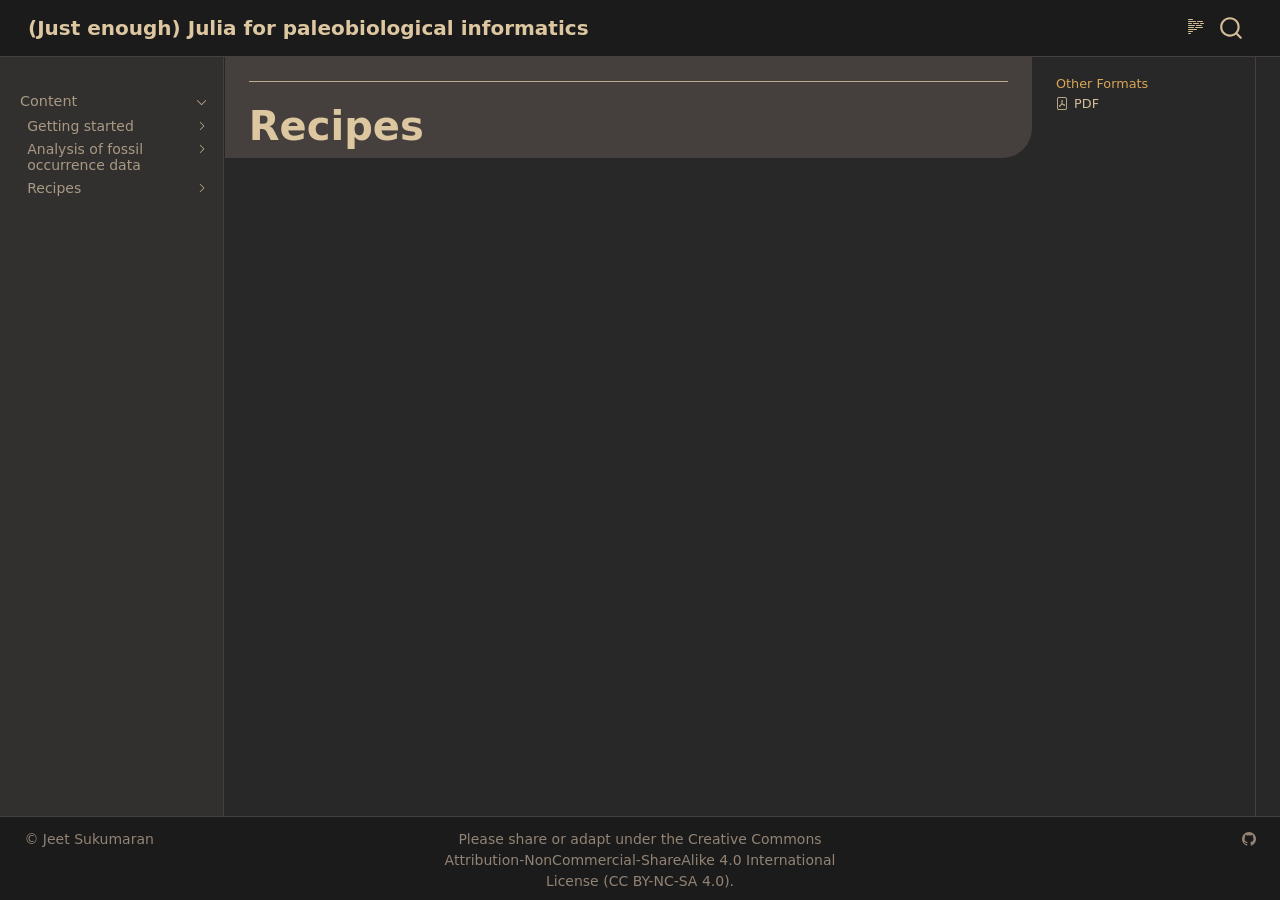
<file: content/04_recipes/index.html>
<!DOCTYPE html>
<html xmlns="http://www.w3.org/1999/xhtml" lang="en" xml:lang="en"><head>

<meta charset="utf-8">
<meta name="generator" content="quarto-1.8.26">

<meta name="viewport" content="width=device-width, initial-scale=1.0, user-scalable=yes">

<meta name="author" content="">

<title>Recipes – (Just enough) Julia for paleobiological informatics</title>
<style>
code{white-space: pre-wrap;}
span.smallcaps{font-variant: small-caps;}
div.columns{display: flex; gap: min(4vw, 1.5em);}
div.column{flex: auto; overflow-x: auto;}
div.hanging-indent{margin-left: 1.5em; text-indent: -1.5em;}
ul.task-list{list-style: none;}
ul.task-list li input[type="checkbox"] {
  width: 0.8em;
  margin: 0 0.8em 0.2em -1em; /* quarto-specific, see https://github.com/quarto-dev/quarto-cli/issues/4556 */ 
  vertical-align: middle;
}
</style>


<script src="../../site_libs/quarto-nav/quarto-nav.js"></script>
<script src="../../site_libs/quarto-nav/headroom.min.js"></script>
<script src="../../site_libs/clipboard/clipboard.min.js"></script>
<script src="../../site_libs/quarto-search/autocomplete.umd.js"></script>
<script src="../../site_libs/quarto-search/fuse.min.js"></script>
<script src="../../site_libs/quarto-search/quarto-search.js"></script>
<meta name="quarto:offset" content="../../">
<script src="../../site_libs/quarto-html/quarto.js" type="module"></script>
<script src="../../site_libs/quarto-html/tabsets/tabsets.js" type="module"></script>
<script src="../../site_libs/quarto-html/axe/axe-check.js" type="module"></script>
<script src="../../site_libs/quarto-html/popper.min.js"></script>
<script src="../../site_libs/quarto-html/tippy.umd.min.js"></script>
<script src="../../site_libs/quarto-html/anchor.min.js"></script>
<link href="../../site_libs/quarto-html/tippy.css" rel="stylesheet">
<link href="../../site_libs/quarto-html/quarto-syntax-highlighting-dark-73aefa681a184d07c95eaabdd48b83f8.css" rel="stylesheet" id="quarto-text-highlighting-styles">
<script src="../../site_libs/bootstrap/bootstrap.min.js"></script>
<link href="../../site_libs/bootstrap/bootstrap-icons.css" rel="stylesheet">
<link href="../../site_libs/bootstrap/bootstrap-26af8a396895709f2974f33c897d4de8.min.css" rel="stylesheet" append-hash="true" id="quarto-bootstrap" data-mode="dark">
<link href="../../site_libs/quarto-contrib/foldbox/foldbox.css" rel="stylesheet">
<script id="quarto-search-options" type="application/json">{
  "location": "navbar",
  "copy-button": false,
  "collapse-after": 3,
  "panel-placement": "end",
  "type": "overlay",
  "limit": 50,
  "keyboard-shortcut": [
    "f",
    "/",
    "s"
  ],
  "show-item-context": false,
  "language": {
    "search-no-results-text": "No results",
    "search-matching-documents-text": "matching documents",
    "search-copy-link-title": "Copy link to search",
    "search-hide-matches-text": "Hide additional matches",
    "search-more-match-text": "more match in this document",
    "search-more-matches-text": "more matches in this document",
    "search-clear-button-title": "Clear",
    "search-text-placeholder": "",
    "search-detached-cancel-button-title": "Cancel",
    "search-submit-button-title": "Submit",
    "search-label": "Search"
  }
}</script>
<style>
.key-concepts {
  --color1: #7c6f64;
  --color2: #000000;
}
</style>


</head>

<body class="nav-sidebar docked nav-fixed quarto-light">

<div id="quarto-search-results"></div>
  <header id="quarto-header" class="headroom fixed-top">
    <nav class="navbar navbar-expand-lg " data-bs-theme="dark">
      <div class="navbar-container container-fluid">
      <div class="navbar-brand-container mx-auto">
    <a class="navbar-brand" href="../../index.html">
    <span class="navbar-title">(Just enough) Julia for paleobiological informatics</span>
    </a>
  </div>
        <div class="quarto-navbar-tools tools-end">
  <a href="" class="quarto-reader-toggle quarto-navigation-tool px-1" onclick="window.quartoToggleReader(); return false;" title="Toggle reader mode">
  <div class="quarto-reader-toggle-btn">
  <i class="bi"></i>
  </div>
</a>
</div>
          <div id="quarto-search" class="" title="Search"></div>
      </div> <!-- /container-fluid -->
    </nav>
  <nav class="quarto-secondary-nav">
    <div class="container-fluid d-flex">
      <button type="button" class="quarto-btn-toggle btn" data-bs-toggle="collapse" role="button" data-bs-target=".quarto-sidebar-collapse-item" aria-controls="quarto-sidebar" aria-expanded="false" aria-label="Toggle sidebar navigation" onclick="if (window.quartoToggleHeadroom) { window.quartoToggleHeadroom(); }">
        <i class="bi bi-layout-text-sidebar-reverse"></i>
      </button>
        <nav class="quarto-page-breadcrumbs" aria-label="breadcrumb"><ol class="breadcrumb"><li class="breadcrumb-item">Recipes</li></ol></nav>
        <a class="flex-grow-1" role="navigation" data-bs-toggle="collapse" data-bs-target=".quarto-sidebar-collapse-item" aria-controls="quarto-sidebar" aria-expanded="false" aria-label="Toggle sidebar navigation" onclick="if (window.quartoToggleHeadroom) { window.quartoToggleHeadroom(); }">      
        </a>
    </div>
  </nav>
</header>
<!-- content -->
<div id="quarto-content" class="quarto-container page-columns page-rows-contents page-layout-full page-navbar">
<!-- sidebar -->
  <nav id="quarto-sidebar" class="sidebar collapse collapse-horizontal quarto-sidebar-collapse-item sidebar-navigation docked overflow-auto">
    <div class="sidebar-menu-container"> 
    <ul class="list-unstyled mt-1">
        <li class="sidebar-item sidebar-item-section">
      <div class="sidebar-item-container"> 
            <a class="sidebar-item-text sidebar-link text-start" data-bs-toggle="collapse" data-bs-target="#quarto-sidebar-section-1" role="navigation" aria-expanded="true">
 <span class="menu-text">Content</span></a>
          <a class="sidebar-item-toggle text-start" data-bs-toggle="collapse" data-bs-target="#quarto-sidebar-section-1" role="navigation" aria-expanded="true" aria-label="Toggle section">
            <i class="bi bi-chevron-right ms-2"></i>
          </a> 
      </div>
      <ul id="quarto-sidebar-section-1" class="collapse list-unstyled sidebar-section depth1 show">  
          <li class="sidebar-item sidebar-item-section">
      <div class="sidebar-item-container"> 
            <a href="../../content/01_getting-started/index.html" class="sidebar-item-text sidebar-link">
 <span class="menu-text">Getting started</span></a>
          <a class="sidebar-item-toggle text-start collapsed" data-bs-toggle="collapse" data-bs-target="#quarto-sidebar-section-2" role="navigation" aria-expanded="false" aria-label="Toggle section">
            <i class="bi bi-chevron-right ms-2"></i>
          </a> 
      </div>
      <ul id="quarto-sidebar-section-2" class="collapse list-unstyled sidebar-section depth2 ">  
          <li class="sidebar-item">
  <div class="sidebar-item-container"> 
  <a href="../../content/01_getting-started/01_introduction/index.html" class="sidebar-item-text sidebar-link">
 <span class="menu-text">Introduction and overview</span></a>
  </div>
</li>
          <li class="sidebar-item">
  <div class="sidebar-item-container"> 
  <a href="../../content/01_getting-started/02_setup-and-installation/index.html" class="sidebar-item-text sidebar-link">
 <span class="menu-text">Basic setup and installation</span></a>
  </div>
</li>
      </ul>
  </li>
          <li class="sidebar-item sidebar-item-section">
      <div class="sidebar-item-container"> 
            <a href="../../content/02_working-with-fossil-occurrence-data/index.html" class="sidebar-item-text sidebar-link">
 <span class="menu-text">Analysis of fossil occurrence data</span></a>
          <a class="sidebar-item-toggle text-start collapsed" data-bs-toggle="collapse" data-bs-target="#quarto-sidebar-section-3" role="navigation" aria-expanded="false" aria-label="Toggle section">
            <i class="bi bi-chevron-right ms-2"></i>
          </a> 
      </div>
      <ul id="quarto-sidebar-section-3" class="collapse list-unstyled sidebar-section depth2 ">  
          <li class="sidebar-item">
  <div class="sidebar-item-container"> 
  <a href="../../content/02_working-with-fossil-occurrence-data/02_range-through-time-diversity/index.html" class="sidebar-item-text sidebar-link">
 <span class="menu-text">Range through time diversity analysis</span></a>
  </div>
</li>
          <li class="sidebar-item">
  <div class="sidebar-item-container"> 
  <a href="../../content/02_working-with-fossil-occurrence-data/03_tracking-biotic-turnovers/index.html" class="sidebar-item-text sidebar-link">
 <span class="menu-text">TBA</span></a>
  </div>
</li>
      </ul>
  </li>
          <li class="sidebar-item sidebar-item-section">
      <div class="sidebar-item-container"> 
            <a class="sidebar-item-text sidebar-link text-start collapsed" data-bs-toggle="collapse" data-bs-target="#quarto-sidebar-section-4" role="navigation" aria-expanded="false">
 <span class="menu-text">Recipes</span></a>
          <a class="sidebar-item-toggle text-start collapsed" data-bs-toggle="collapse" data-bs-target="#quarto-sidebar-section-4" role="navigation" aria-expanded="false" aria-label="Toggle section">
            <i class="bi bi-chevron-right ms-2"></i>
          </a> 
      </div>
      <ul id="quarto-sidebar-section-4" class="collapse list-unstyled sidebar-section depth2 ">  
          <li class="sidebar-item">
  <div class="sidebar-item-container"> 
  <a href="../../content/04_recipes/dataframes/index.html" class="sidebar-item-text sidebar-link">
 <span class="menu-text">Data frame kitchen</span></a>
  </div>
</li>
      </ul>
  </li>
      </ul>
  </li>
    </ul>
    </div>
</nav>
<div id="quarto-sidebar-glass" class="quarto-sidebar-collapse-item" data-bs-toggle="collapse" data-bs-target=".quarto-sidebar-collapse-item"></div>
<!-- margin-sidebar -->
    <div id="quarto-margin-sidebar" class="sidebar margin-sidebar">
        
    <div class="quarto-alternate-formats"><h2>Other Formats</h2><ul><li><a href="index.pdf"><i class="bi bi-file-pdf"></i>PDF</a></li></ul></div></div>
<!-- main -->
<main class="content column-body" id="quarto-document-content">

<header id="title-block-header" class="quarto-title-block default">
<div class="quarto-title">
<h1 class="title">Recipes</h1>
</div>



<div class="quarto-title-meta column-body">

    
  
    
  </div>
  


</header>





<a onclick="window.scrollTo(0, 0); return false;" role="button" id="quarto-back-to-top"><i class="bi bi-arrow-up"></i> Back to top</a></main> <!-- /main -->
<script id="quarto-html-after-body" type="application/javascript">
  window.document.addEventListener("DOMContentLoaded", function (event) {
    const icon = "";
    const anchorJS = new window.AnchorJS();
    anchorJS.options = {
      placement: 'right',
      icon: icon
    };
    anchorJS.add('.anchored');
    const isCodeAnnotation = (el) => {
      for (const clz of el.classList) {
        if (clz.startsWith('code-annotation-')) {                     
          return true;
        }
      }
      return false;
    }
    const onCopySuccess = function(e) {
      // button target
      const button = e.trigger;
      // don't keep focus
      button.blur();
      // flash "checked"
      button.classList.add('code-copy-button-checked');
      var currentTitle = button.getAttribute("title");
      button.setAttribute("title", "Copied!");
      let tooltip;
      if (window.bootstrap) {
        button.setAttribute("data-bs-toggle", "tooltip");
        button.setAttribute("data-bs-placement", "left");
        button.setAttribute("data-bs-title", "Copied!");
        tooltip = new bootstrap.Tooltip(button, 
          { trigger: "manual", 
            customClass: "code-copy-button-tooltip",
            offset: [0, -8]});
        tooltip.show();    
      }
      setTimeout(function() {
        if (tooltip) {
          tooltip.hide();
          button.removeAttribute("data-bs-title");
          button.removeAttribute("data-bs-toggle");
          button.removeAttribute("data-bs-placement");
        }
        button.setAttribute("title", currentTitle);
        button.classList.remove('code-copy-button-checked');
      }, 1000);
      // clear code selection
      e.clearSelection();
    }
    const getTextToCopy = function(trigger) {
      const outerScaffold = trigger.parentElement.cloneNode(true);
      const codeEl = outerScaffold.querySelector('code');
      for (const childEl of codeEl.children) {
        if (isCodeAnnotation(childEl)) {
          childEl.remove();
        }
      }
      return codeEl.innerText;
    }
    const clipboard = new window.ClipboardJS('.code-copy-button:not([data-in-quarto-modal])', {
      text: getTextToCopy
    });
    clipboard.on('success', onCopySuccess);
    if (window.document.getElementById('quarto-embedded-source-code-modal')) {
      const clipboardModal = new window.ClipboardJS('.code-copy-button[data-in-quarto-modal]', {
        text: getTextToCopy,
        container: window.document.getElementById('quarto-embedded-source-code-modal')
      });
      clipboardModal.on('success', onCopySuccess);
    }
      var localhostRegex = new RegExp(/^(?:http|https):\/\/localhost\:?[0-9]*\//);
      var mailtoRegex = new RegExp(/^mailto:/);
        var filterRegex = new RegExp('/' + window.location.host + '/');
      var isInternal = (href) => {
          return filterRegex.test(href) || localhostRegex.test(href) || mailtoRegex.test(href);
      }
      // Inspect non-navigation links and adorn them if external
     var links = window.document.querySelectorAll('a[href]:not(.nav-link):not(.navbar-brand):not(.toc-action):not(.sidebar-link):not(.sidebar-item-toggle):not(.pagination-link):not(.no-external):not([aria-hidden]):not(.dropdown-item):not(.quarto-navigation-tool):not(.about-link)');
      for (var i=0; i<links.length; i++) {
        const link = links[i];
        if (!isInternal(link.href)) {
          // undo the damage that might have been done by quarto-nav.js in the case of
          // links that we want to consider external
          if (link.dataset.originalHref !== undefined) {
            link.href = link.dataset.originalHref;
          }
        }
      }
    function tippyHover(el, contentFn, onTriggerFn, onUntriggerFn) {
      const config = {
        allowHTML: true,
        maxWidth: 500,
        delay: 100,
        arrow: false,
        appendTo: function(el) {
            return el.parentElement;
        },
        interactive: true,
        interactiveBorder: 10,
        theme: 'quarto',
        placement: 'bottom-start',
      };
      if (contentFn) {
        config.content = contentFn;
      }
      if (onTriggerFn) {
        config.onTrigger = onTriggerFn;
      }
      if (onUntriggerFn) {
        config.onUntrigger = onUntriggerFn;
      }
      window.tippy(el, config); 
    }
    const noterefs = window.document.querySelectorAll('a[role="doc-noteref"]');
    for (var i=0; i<noterefs.length; i++) {
      const ref = noterefs[i];
      tippyHover(ref, function() {
        // use id or data attribute instead here
        let href = ref.getAttribute('data-footnote-href') || ref.getAttribute('href');
        try { href = new URL(href).hash; } catch {}
        const id = href.replace(/^#\/?/, "");
        const note = window.document.getElementById(id);
        if (note) {
          return note.innerHTML;
        } else {
          return "";
        }
      });
    }
    const xrefs = window.document.querySelectorAll('a.quarto-xref');
    const processXRef = (id, note) => {
      // Strip column container classes
      const stripColumnClz = (el) => {
        el.classList.remove("page-full", "page-columns");
        if (el.children) {
          for (const child of el.children) {
            stripColumnClz(child);
          }
        }
      }
      stripColumnClz(note)
      if (id === null || id.startsWith('sec-')) {
        // Special case sections, only their first couple elements
        const container = document.createElement("div");
        if (note.children && note.children.length > 2) {
          container.appendChild(note.children[0].cloneNode(true));
          for (let i = 1; i < note.children.length; i++) {
            const child = note.children[i];
            if (child.tagName === "P" && child.innerText === "") {
              continue;
            } else {
              container.appendChild(child.cloneNode(true));
              break;
            }
          }
          if (window.Quarto?.typesetMath) {
            window.Quarto.typesetMath(container);
          }
          return container.innerHTML
        } else {
          if (window.Quarto?.typesetMath) {
            window.Quarto.typesetMath(note);
          }
          return note.innerHTML;
        }
      } else {
        // Remove any anchor links if they are present
        const anchorLink = note.querySelector('a.anchorjs-link');
        if (anchorLink) {
          anchorLink.remove();
        }
        if (window.Quarto?.typesetMath) {
          window.Quarto.typesetMath(note);
        }
        if (note.classList.contains("callout")) {
          return note.outerHTML;
        } else {
          return note.innerHTML;
        }
      }
    }
    for (var i=0; i<xrefs.length; i++) {
      const xref = xrefs[i];
      tippyHover(xref, undefined, function(instance) {
        instance.disable();
        let url = xref.getAttribute('href');
        let hash = undefined; 
        if (url.startsWith('#')) {
          hash = url;
        } else {
          try { hash = new URL(url).hash; } catch {}
        }
        if (hash) {
          const id = hash.replace(/^#\/?/, "");
          const note = window.document.getElementById(id);
          if (note !== null) {
            try {
              const html = processXRef(id, note.cloneNode(true));
              instance.setContent(html);
            } finally {
              instance.enable();
              instance.show();
            }
          } else {
            // See if we can fetch this
            fetch(url.split('#')[0])
            .then(res => res.text())
            .then(html => {
              const parser = new DOMParser();
              const htmlDoc = parser.parseFromString(html, "text/html");
              const note = htmlDoc.getElementById(id);
              if (note !== null) {
                const html = processXRef(id, note);
                instance.setContent(html);
              } 
            }).finally(() => {
              instance.enable();
              instance.show();
            });
          }
        } else {
          // See if we can fetch a full url (with no hash to target)
          // This is a special case and we should probably do some content thinning / targeting
          fetch(url)
          .then(res => res.text())
          .then(html => {
            const parser = new DOMParser();
            const htmlDoc = parser.parseFromString(html, "text/html");
            const note = htmlDoc.querySelector('main.content');
            if (note !== null) {
              // This should only happen for chapter cross references
              // (since there is no id in the URL)
              // remove the first header
              if (note.children.length > 0 && note.children[0].tagName === "HEADER") {
                note.children[0].remove();
              }
              const html = processXRef(null, note);
              instance.setContent(html);
            } 
          }).finally(() => {
            instance.enable();
            instance.show();
          });
        }
      }, function(instance) {
      });
    }
        let selectedAnnoteEl;
        const selectorForAnnotation = ( cell, annotation) => {
          let cellAttr = 'data-code-cell="' + cell + '"';
          let lineAttr = 'data-code-annotation="' +  annotation + '"';
          const selector = 'span[' + cellAttr + '][' + lineAttr + ']';
          return selector;
        }
        const selectCodeLines = (annoteEl) => {
          const doc = window.document;
          const targetCell = annoteEl.getAttribute("data-target-cell");
          const targetAnnotation = annoteEl.getAttribute("data-target-annotation");
          const annoteSpan = window.document.querySelector(selectorForAnnotation(targetCell, targetAnnotation));
          const lines = annoteSpan.getAttribute("data-code-lines").split(",");
          const lineIds = lines.map((line) => {
            return targetCell + "-" + line;
          })
          let top = null;
          let height = null;
          let parent = null;
          if (lineIds.length > 0) {
              //compute the position of the single el (top and bottom and make a div)
              const el = window.document.getElementById(lineIds[0]);
              top = el.offsetTop;
              height = el.offsetHeight;
              parent = el.parentElement.parentElement;
            if (lineIds.length > 1) {
              const lastEl = window.document.getElementById(lineIds[lineIds.length - 1]);
              const bottom = lastEl.offsetTop + lastEl.offsetHeight;
              height = bottom - top;
            }
            if (top !== null && height !== null && parent !== null) {
              // cook up a div (if necessary) and position it 
              let div = window.document.getElementById("code-annotation-line-highlight");
              if (div === null) {
                div = window.document.createElement("div");
                div.setAttribute("id", "code-annotation-line-highlight");
                div.style.position = 'absolute';
                parent.appendChild(div);
              }
              div.style.top = top - 2 + "px";
              div.style.height = height + 4 + "px";
              div.style.left = 0;
              let gutterDiv = window.document.getElementById("code-annotation-line-highlight-gutter");
              if (gutterDiv === null) {
                gutterDiv = window.document.createElement("div");
                gutterDiv.setAttribute("id", "code-annotation-line-highlight-gutter");
                gutterDiv.style.position = 'absolute';
                const codeCell = window.document.getElementById(targetCell);
                const gutter = codeCell.querySelector('.code-annotation-gutter');
                gutter.appendChild(gutterDiv);
              }
              gutterDiv.style.top = top - 2 + "px";
              gutterDiv.style.height = height + 4 + "px";
            }
            selectedAnnoteEl = annoteEl;
          }
        };
        const unselectCodeLines = () => {
          const elementsIds = ["code-annotation-line-highlight", "code-annotation-line-highlight-gutter"];
          elementsIds.forEach((elId) => {
            const div = window.document.getElementById(elId);
            if (div) {
              div.remove();
            }
          });
          selectedAnnoteEl = undefined;
        };
          // Handle positioning of the toggle
      window.addEventListener(
        "resize",
        throttle(() => {
          elRect = undefined;
          if (selectedAnnoteEl) {
            selectCodeLines(selectedAnnoteEl);
          }
        }, 10)
      );
      function throttle(fn, ms) {
      let throttle = false;
      let timer;
        return (...args) => {
          if(!throttle) { // first call gets through
              fn.apply(this, args);
              throttle = true;
          } else { // all the others get throttled
              if(timer) clearTimeout(timer); // cancel #2
              timer = setTimeout(() => {
                fn.apply(this, args);
                timer = throttle = false;
              }, ms);
          }
        };
      }
        // Attach click handler to the DT
        const annoteDls = window.document.querySelectorAll('dt[data-target-cell]');
        for (const annoteDlNode of annoteDls) {
          annoteDlNode.addEventListener('click', (event) => {
            const clickedEl = event.target;
            if (clickedEl !== selectedAnnoteEl) {
              unselectCodeLines();
              const activeEl = window.document.querySelector('dt[data-target-cell].code-annotation-active');
              if (activeEl) {
                activeEl.classList.remove('code-annotation-active');
              }
              selectCodeLines(clickedEl);
              clickedEl.classList.add('code-annotation-active');
            } else {
              // Unselect the line
              unselectCodeLines();
              clickedEl.classList.remove('code-annotation-active');
            }
          });
        }
    const findCites = (el) => {
      const parentEl = el.parentElement;
      if (parentEl) {
        const cites = parentEl.dataset.cites;
        if (cites) {
          return {
            el,
            cites: cites.split(' ')
          };
        } else {
          return findCites(el.parentElement)
        }
      } else {
        return undefined;
      }
    };
    var bibliorefs = window.document.querySelectorAll('a[role="doc-biblioref"]');
    for (var i=0; i<bibliorefs.length; i++) {
      const ref = bibliorefs[i];
      const citeInfo = findCites(ref);
      if (citeInfo) {
        tippyHover(citeInfo.el, function() {
          var popup = window.document.createElement('div');
          citeInfo.cites.forEach(function(cite) {
            var citeDiv = window.document.createElement('div');
            citeDiv.classList.add('hanging-indent');
            citeDiv.classList.add('csl-entry');
            var biblioDiv = window.document.getElementById('ref-' + cite);
            if (biblioDiv) {
              citeDiv.innerHTML = biblioDiv.innerHTML;
            }
            popup.appendChild(citeDiv);
          });
          return popup.innerHTML;
        });
      }
    }
  });
  </script>
</div> <!-- /content -->
<footer class="footer">
  <div class="nav-footer">
    <div class="nav-footer-left">
      <ul class="footer-items list-unstyled">
    <li class="nav-item">
    <a class="nav-link" href="mailto:jeetsukumaran@gmail.com">
<p>© Jeet Sukumaran</p>
</a>
  </li>  
</ul>
    </div>   
    <div class="nav-footer-center">
<p>Please share or adapt under the Creative Commons Attribution-NonCommercial-ShareAlike 4.0 International License (CC BY-NC-SA 4.0).</p>
</div>
    <div class="nav-footer-right">
      <ul class="footer-items list-unstyled">
    <li class="nav-item compact">
    <a class="nav-link" href="https://github.com/jeetsukumaran">
      <i class="bi bi-github" role="img">
</i> 
    </a>
  </li>  
</ul>
    </div>
  </div>
</footer>




</body></html>
</file>
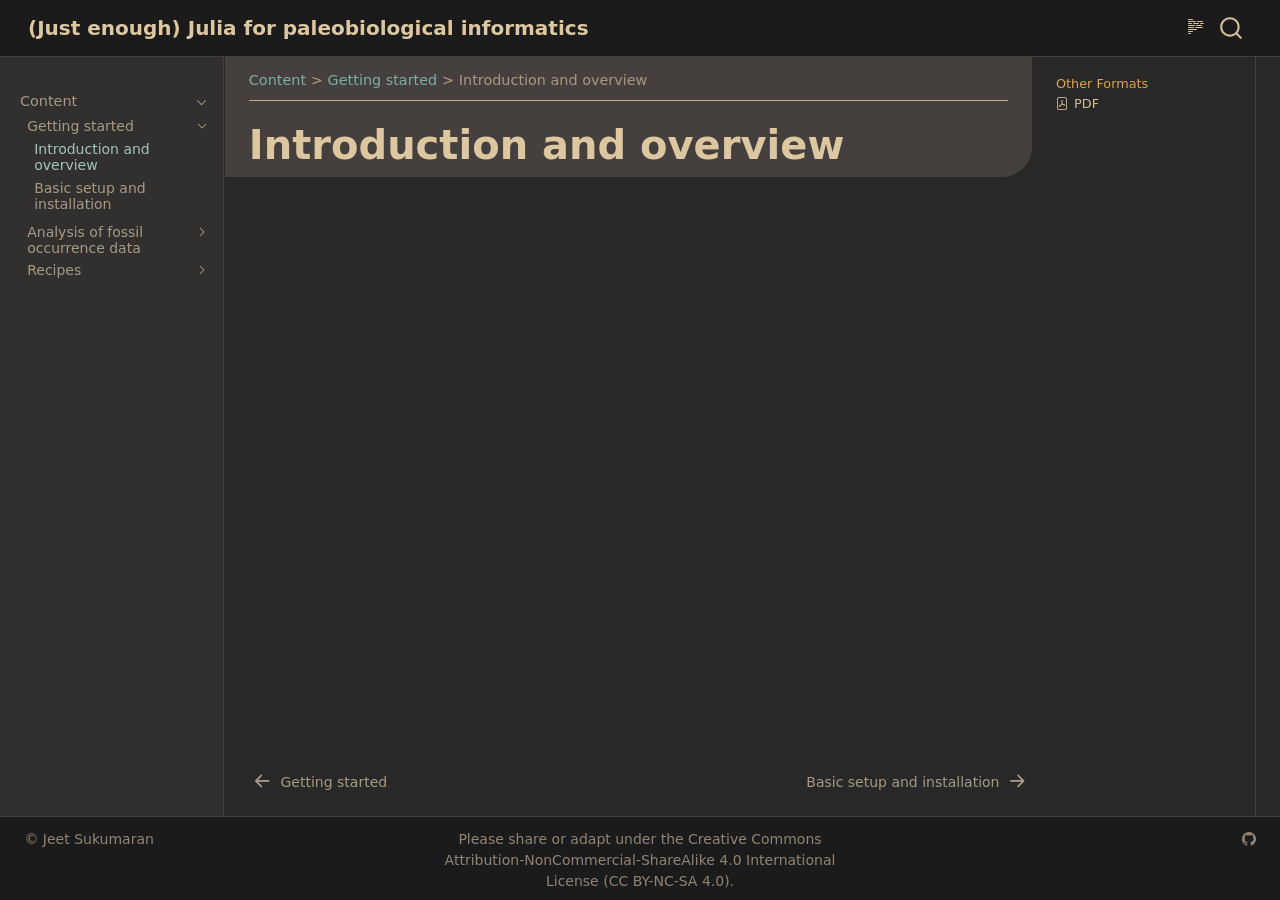
<file: content/01_getting-started/01_introduction/index.html>
<!DOCTYPE html>
<html xmlns="http://www.w3.org/1999/xhtml" lang="en" xml:lang="en"><head>

<meta charset="utf-8">
<meta name="generator" content="quarto-1.8.26">

<meta name="viewport" content="width=device-width, initial-scale=1.0, user-scalable=yes">

<meta name="author" content="">

<title>Introduction and overview – (Just enough) Julia for paleobiological informatics</title>
<style>
code{white-space: pre-wrap;}
span.smallcaps{font-variant: small-caps;}
div.columns{display: flex; gap: min(4vw, 1.5em);}
div.column{flex: auto; overflow-x: auto;}
div.hanging-indent{margin-left: 1.5em; text-indent: -1.5em;}
ul.task-list{list-style: none;}
ul.task-list li input[type="checkbox"] {
  width: 0.8em;
  margin: 0 0.8em 0.2em -1em; /* quarto-specific, see https://github.com/quarto-dev/quarto-cli/issues/4556 */ 
  vertical-align: middle;
}
</style>


<script src="../../../site_libs/quarto-nav/quarto-nav.js"></script>
<script src="../../../site_libs/quarto-nav/headroom.min.js"></script>
<script src="../../../site_libs/clipboard/clipboard.min.js"></script>
<script src="../../../site_libs/quarto-search/autocomplete.umd.js"></script>
<script src="../../../site_libs/quarto-search/fuse.min.js"></script>
<script src="../../../site_libs/quarto-search/quarto-search.js"></script>
<meta name="quarto:offset" content="../../../">
<link href="../../../content/01_getting-started/02_setup-and-installation/index.html" rel="next">
<link href="../../../content/01_getting-started/index.html" rel="prev">
<script src="../../../site_libs/quarto-html/quarto.js" type="module"></script>
<script src="../../../site_libs/quarto-html/tabsets/tabsets.js" type="module"></script>
<script src="../../../site_libs/quarto-html/axe/axe-check.js" type="module"></script>
<script src="../../../site_libs/quarto-html/popper.min.js"></script>
<script src="../../../site_libs/quarto-html/tippy.umd.min.js"></script>
<script src="../../../site_libs/quarto-html/anchor.min.js"></script>
<link href="../../../site_libs/quarto-html/tippy.css" rel="stylesheet">
<link href="../../../site_libs/quarto-html/quarto-syntax-highlighting-dark-73aefa681a184d07c95eaabdd48b83f8.css" rel="stylesheet" id="quarto-text-highlighting-styles">
<script src="../../../site_libs/bootstrap/bootstrap.min.js"></script>
<link href="../../../site_libs/bootstrap/bootstrap-icons.css" rel="stylesheet">
<link href="../../../site_libs/bootstrap/bootstrap-26af8a396895709f2974f33c897d4de8.min.css" rel="stylesheet" append-hash="true" id="quarto-bootstrap" data-mode="dark">
<link href="../../../site_libs/quarto-contrib/foldbox/foldbox.css" rel="stylesheet">
<script id="quarto-search-options" type="application/json">{
  "location": "navbar",
  "copy-button": false,
  "collapse-after": 3,
  "panel-placement": "end",
  "type": "overlay",
  "limit": 50,
  "keyboard-shortcut": [
    "f",
    "/",
    "s"
  ],
  "show-item-context": false,
  "language": {
    "search-no-results-text": "No results",
    "search-matching-documents-text": "matching documents",
    "search-copy-link-title": "Copy link to search",
    "search-hide-matches-text": "Hide additional matches",
    "search-more-match-text": "more match in this document",
    "search-more-matches-text": "more matches in this document",
    "search-clear-button-title": "Clear",
    "search-text-placeholder": "",
    "search-detached-cancel-button-title": "Cancel",
    "search-submit-button-title": "Submit",
    "search-label": "Search"
  }
}</script>
<style>
.key-concepts {
  --color1: #7c6f64;
  --color2: #000000;
}
</style>


</head>

<body class="nav-sidebar docked nav-fixed quarto-light">

<div id="quarto-search-results"></div>
  <header id="quarto-header" class="headroom fixed-top">
    <nav class="navbar navbar-expand-lg " data-bs-theme="dark">
      <div class="navbar-container container-fluid">
      <div class="navbar-brand-container mx-auto">
    <a class="navbar-brand" href="../../../index.html">
    <span class="navbar-title">(Just enough) Julia for paleobiological informatics</span>
    </a>
  </div>
        <div class="quarto-navbar-tools tools-end">
  <a href="" class="quarto-reader-toggle quarto-navigation-tool px-1" onclick="window.quartoToggleReader(); return false;" title="Toggle reader mode">
  <div class="quarto-reader-toggle-btn">
  <i class="bi"></i>
  </div>
</a>
</div>
          <div id="quarto-search" class="" title="Search"></div>
      </div> <!-- /container-fluid -->
    </nav>
  <nav class="quarto-secondary-nav">
    <div class="container-fluid d-flex">
      <button type="button" class="quarto-btn-toggle btn" data-bs-toggle="collapse" role="button" data-bs-target=".quarto-sidebar-collapse-item" aria-controls="quarto-sidebar" aria-expanded="false" aria-label="Toggle sidebar navigation" onclick="if (window.quartoToggleHeadroom) { window.quartoToggleHeadroom(); }">
        <i class="bi bi-layout-text-sidebar-reverse"></i>
      </button>
        <nav class="quarto-page-breadcrumbs" aria-label="breadcrumb"><ol class="breadcrumb"><li class="breadcrumb-item"><a href="../../../content/01_getting-started/index.html">Content</a></li><li class="breadcrumb-item"><a href="../../../content/01_getting-started/index.html">Getting started</a></li><li class="breadcrumb-item"><a href="../../../content/01_getting-started/01_introduction/index.html">Introduction and overview</a></li></ol></nav>
        <a class="flex-grow-1" role="navigation" data-bs-toggle="collapse" data-bs-target=".quarto-sidebar-collapse-item" aria-controls="quarto-sidebar" aria-expanded="false" aria-label="Toggle sidebar navigation" onclick="if (window.quartoToggleHeadroom) { window.quartoToggleHeadroom(); }">      
        </a>
    </div>
  </nav>
</header>
<!-- content -->
<div id="quarto-content" class="quarto-container page-columns page-rows-contents page-layout-full page-navbar">
<!-- sidebar -->
  <nav id="quarto-sidebar" class="sidebar collapse collapse-horizontal quarto-sidebar-collapse-item sidebar-navigation docked overflow-auto">
    <div class="sidebar-menu-container"> 
    <ul class="list-unstyled mt-1">
        <li class="sidebar-item sidebar-item-section">
      <div class="sidebar-item-container"> 
            <a class="sidebar-item-text sidebar-link text-start" data-bs-toggle="collapse" data-bs-target="#quarto-sidebar-section-1" role="navigation" aria-expanded="true">
 <span class="menu-text">Content</span></a>
          <a class="sidebar-item-toggle text-start" data-bs-toggle="collapse" data-bs-target="#quarto-sidebar-section-1" role="navigation" aria-expanded="true" aria-label="Toggle section">
            <i class="bi bi-chevron-right ms-2"></i>
          </a> 
      </div>
      <ul id="quarto-sidebar-section-1" class="collapse list-unstyled sidebar-section depth1 show">  
          <li class="sidebar-item sidebar-item-section">
      <div class="sidebar-item-container"> 
            <a href="../../../content/01_getting-started/index.html" class="sidebar-item-text sidebar-link">
 <span class="menu-text">Getting started</span></a>
          <a class="sidebar-item-toggle text-start" data-bs-toggle="collapse" data-bs-target="#quarto-sidebar-section-2" role="navigation" aria-expanded="true" aria-label="Toggle section">
            <i class="bi bi-chevron-right ms-2"></i>
          </a> 
      </div>
      <ul id="quarto-sidebar-section-2" class="collapse list-unstyled sidebar-section depth2 show">  
          <li class="sidebar-item">
  <div class="sidebar-item-container"> 
  <a href="../../../content/01_getting-started/01_introduction/index.html" class="sidebar-item-text sidebar-link active">
 <span class="menu-text">Introduction and overview</span></a>
  </div>
</li>
          <li class="sidebar-item">
  <div class="sidebar-item-container"> 
  <a href="../../../content/01_getting-started/02_setup-and-installation/index.html" class="sidebar-item-text sidebar-link">
 <span class="menu-text">Basic setup and installation</span></a>
  </div>
</li>
      </ul>
  </li>
          <li class="sidebar-item sidebar-item-section">
      <div class="sidebar-item-container"> 
            <a href="../../../content/02_working-with-fossil-occurrence-data/index.html" class="sidebar-item-text sidebar-link">
 <span class="menu-text">Analysis of fossil occurrence data</span></a>
          <a class="sidebar-item-toggle text-start collapsed" data-bs-toggle="collapse" data-bs-target="#quarto-sidebar-section-3" role="navigation" aria-expanded="false" aria-label="Toggle section">
            <i class="bi bi-chevron-right ms-2"></i>
          </a> 
      </div>
      <ul id="quarto-sidebar-section-3" class="collapse list-unstyled sidebar-section depth2 ">  
          <li class="sidebar-item">
  <div class="sidebar-item-container"> 
  <a href="../../../content/02_working-with-fossil-occurrence-data/02_range-through-time-diversity/index.html" class="sidebar-item-text sidebar-link">
 <span class="menu-text">Range through time diversity analysis</span></a>
  </div>
</li>
          <li class="sidebar-item">
  <div class="sidebar-item-container"> 
  <a href="../../../content/02_working-with-fossil-occurrence-data/03_tracking-biotic-turnovers/index.html" class="sidebar-item-text sidebar-link">
 <span class="menu-text">TBA</span></a>
  </div>
</li>
      </ul>
  </li>
          <li class="sidebar-item sidebar-item-section">
      <div class="sidebar-item-container"> 
            <a class="sidebar-item-text sidebar-link text-start collapsed" data-bs-toggle="collapse" data-bs-target="#quarto-sidebar-section-4" role="navigation" aria-expanded="false">
 <span class="menu-text">Recipes</span></a>
          <a class="sidebar-item-toggle text-start collapsed" data-bs-toggle="collapse" data-bs-target="#quarto-sidebar-section-4" role="navigation" aria-expanded="false" aria-label="Toggle section">
            <i class="bi bi-chevron-right ms-2"></i>
          </a> 
      </div>
      <ul id="quarto-sidebar-section-4" class="collapse list-unstyled sidebar-section depth2 ">  
          <li class="sidebar-item">
  <div class="sidebar-item-container"> 
  <a href="../../../content/04_recipes/dataframes/index.html" class="sidebar-item-text sidebar-link">
 <span class="menu-text">Data frame kitchen</span></a>
  </div>
</li>
      </ul>
  </li>
      </ul>
  </li>
    </ul>
    </div>
</nav>
<div id="quarto-sidebar-glass" class="quarto-sidebar-collapse-item" data-bs-toggle="collapse" data-bs-target=".quarto-sidebar-collapse-item"></div>
<!-- margin-sidebar -->
    <div id="quarto-margin-sidebar" class="sidebar margin-sidebar">
        
    <div class="quarto-alternate-formats"><h2>Other Formats</h2><ul><li><a href="index.pdf"><i class="bi bi-file-pdf"></i>PDF</a></li></ul></div></div>
<!-- main -->
<main class="content column-body" id="quarto-document-content">

<header id="title-block-header" class="quarto-title-block default"><nav class="quarto-page-breadcrumbs quarto-title-breadcrumbs d-none d-lg-block" aria-label="breadcrumb"><ol class="breadcrumb"><li class="breadcrumb-item"><a href="../../../content/01_getting-started/index.html">Content</a></li><li class="breadcrumb-item"><a href="../../../content/01_getting-started/index.html">Getting started</a></li><li class="breadcrumb-item"><a href="../../../content/01_getting-started/01_introduction/index.html">Introduction and overview</a></li></ol></nav>
<div class="quarto-title">
<h1 class="title">Introduction and overview</h1>
</div>



<div class="quarto-title-meta column-body">

    
  
    
  </div>
  


</header>





<a onclick="window.scrollTo(0, 0); return false;" role="button" id="quarto-back-to-top"><i class="bi bi-arrow-up"></i> Back to top</a></main> <!-- /main -->
<script id="quarto-html-after-body" type="application/javascript">
  window.document.addEventListener("DOMContentLoaded", function (event) {
    const icon = "";
    const anchorJS = new window.AnchorJS();
    anchorJS.options = {
      placement: 'right',
      icon: icon
    };
    anchorJS.add('.anchored');
    const isCodeAnnotation = (el) => {
      for (const clz of el.classList) {
        if (clz.startsWith('code-annotation-')) {                     
          return true;
        }
      }
      return false;
    }
    const onCopySuccess = function(e) {
      // button target
      const button = e.trigger;
      // don't keep focus
      button.blur();
      // flash "checked"
      button.classList.add('code-copy-button-checked');
      var currentTitle = button.getAttribute("title");
      button.setAttribute("title", "Copied!");
      let tooltip;
      if (window.bootstrap) {
        button.setAttribute("data-bs-toggle", "tooltip");
        button.setAttribute("data-bs-placement", "left");
        button.setAttribute("data-bs-title", "Copied!");
        tooltip = new bootstrap.Tooltip(button, 
          { trigger: "manual", 
            customClass: "code-copy-button-tooltip",
            offset: [0, -8]});
        tooltip.show();    
      }
      setTimeout(function() {
        if (tooltip) {
          tooltip.hide();
          button.removeAttribute("data-bs-title");
          button.removeAttribute("data-bs-toggle");
          button.removeAttribute("data-bs-placement");
        }
        button.setAttribute("title", currentTitle);
        button.classList.remove('code-copy-button-checked');
      }, 1000);
      // clear code selection
      e.clearSelection();
    }
    const getTextToCopy = function(trigger) {
      const outerScaffold = trigger.parentElement.cloneNode(true);
      const codeEl = outerScaffold.querySelector('code');
      for (const childEl of codeEl.children) {
        if (isCodeAnnotation(childEl)) {
          childEl.remove();
        }
      }
      return codeEl.innerText;
    }
    const clipboard = new window.ClipboardJS('.code-copy-button:not([data-in-quarto-modal])', {
      text: getTextToCopy
    });
    clipboard.on('success', onCopySuccess);
    if (window.document.getElementById('quarto-embedded-source-code-modal')) {
      const clipboardModal = new window.ClipboardJS('.code-copy-button[data-in-quarto-modal]', {
        text: getTextToCopy,
        container: window.document.getElementById('quarto-embedded-source-code-modal')
      });
      clipboardModal.on('success', onCopySuccess);
    }
      var localhostRegex = new RegExp(/^(?:http|https):\/\/localhost\:?[0-9]*\//);
      var mailtoRegex = new RegExp(/^mailto:/);
        var filterRegex = new RegExp('/' + window.location.host + '/');
      var isInternal = (href) => {
          return filterRegex.test(href) || localhostRegex.test(href) || mailtoRegex.test(href);
      }
      // Inspect non-navigation links and adorn them if external
     var links = window.document.querySelectorAll('a[href]:not(.nav-link):not(.navbar-brand):not(.toc-action):not(.sidebar-link):not(.sidebar-item-toggle):not(.pagination-link):not(.no-external):not([aria-hidden]):not(.dropdown-item):not(.quarto-navigation-tool):not(.about-link)');
      for (var i=0; i<links.length; i++) {
        const link = links[i];
        if (!isInternal(link.href)) {
          // undo the damage that might have been done by quarto-nav.js in the case of
          // links that we want to consider external
          if (link.dataset.originalHref !== undefined) {
            link.href = link.dataset.originalHref;
          }
        }
      }
    function tippyHover(el, contentFn, onTriggerFn, onUntriggerFn) {
      const config = {
        allowHTML: true,
        maxWidth: 500,
        delay: 100,
        arrow: false,
        appendTo: function(el) {
            return el.parentElement;
        },
        interactive: true,
        interactiveBorder: 10,
        theme: 'quarto',
        placement: 'bottom-start',
      };
      if (contentFn) {
        config.content = contentFn;
      }
      if (onTriggerFn) {
        config.onTrigger = onTriggerFn;
      }
      if (onUntriggerFn) {
        config.onUntrigger = onUntriggerFn;
      }
      window.tippy(el, config); 
    }
    const noterefs = window.document.querySelectorAll('a[role="doc-noteref"]');
    for (var i=0; i<noterefs.length; i++) {
      const ref = noterefs[i];
      tippyHover(ref, function() {
        // use id or data attribute instead here
        let href = ref.getAttribute('data-footnote-href') || ref.getAttribute('href');
        try { href = new URL(href).hash; } catch {}
        const id = href.replace(/^#\/?/, "");
        const note = window.document.getElementById(id);
        if (note) {
          return note.innerHTML;
        } else {
          return "";
        }
      });
    }
    const xrefs = window.document.querySelectorAll('a.quarto-xref');
    const processXRef = (id, note) => {
      // Strip column container classes
      const stripColumnClz = (el) => {
        el.classList.remove("page-full", "page-columns");
        if (el.children) {
          for (const child of el.children) {
            stripColumnClz(child);
          }
        }
      }
      stripColumnClz(note)
      if (id === null || id.startsWith('sec-')) {
        // Special case sections, only their first couple elements
        const container = document.createElement("div");
        if (note.children && note.children.length > 2) {
          container.appendChild(note.children[0].cloneNode(true));
          for (let i = 1; i < note.children.length; i++) {
            const child = note.children[i];
            if (child.tagName === "P" && child.innerText === "") {
              continue;
            } else {
              container.appendChild(child.cloneNode(true));
              break;
            }
          }
          if (window.Quarto?.typesetMath) {
            window.Quarto.typesetMath(container);
          }
          return container.innerHTML
        } else {
          if (window.Quarto?.typesetMath) {
            window.Quarto.typesetMath(note);
          }
          return note.innerHTML;
        }
      } else {
        // Remove any anchor links if they are present
        const anchorLink = note.querySelector('a.anchorjs-link');
        if (anchorLink) {
          anchorLink.remove();
        }
        if (window.Quarto?.typesetMath) {
          window.Quarto.typesetMath(note);
        }
        if (note.classList.contains("callout")) {
          return note.outerHTML;
        } else {
          return note.innerHTML;
        }
      }
    }
    for (var i=0; i<xrefs.length; i++) {
      const xref = xrefs[i];
      tippyHover(xref, undefined, function(instance) {
        instance.disable();
        let url = xref.getAttribute('href');
        let hash = undefined; 
        if (url.startsWith('#')) {
          hash = url;
        } else {
          try { hash = new URL(url).hash; } catch {}
        }
        if (hash) {
          const id = hash.replace(/^#\/?/, "");
          const note = window.document.getElementById(id);
          if (note !== null) {
            try {
              const html = processXRef(id, note.cloneNode(true));
              instance.setContent(html);
            } finally {
              instance.enable();
              instance.show();
            }
          } else {
            // See if we can fetch this
            fetch(url.split('#')[0])
            .then(res => res.text())
            .then(html => {
              const parser = new DOMParser();
              const htmlDoc = parser.parseFromString(html, "text/html");
              const note = htmlDoc.getElementById(id);
              if (note !== null) {
                const html = processXRef(id, note);
                instance.setContent(html);
              } 
            }).finally(() => {
              instance.enable();
              instance.show();
            });
          }
        } else {
          // See if we can fetch a full url (with no hash to target)
          // This is a special case and we should probably do some content thinning / targeting
          fetch(url)
          .then(res => res.text())
          .then(html => {
            const parser = new DOMParser();
            const htmlDoc = parser.parseFromString(html, "text/html");
            const note = htmlDoc.querySelector('main.content');
            if (note !== null) {
              // This should only happen for chapter cross references
              // (since there is no id in the URL)
              // remove the first header
              if (note.children.length > 0 && note.children[0].tagName === "HEADER") {
                note.children[0].remove();
              }
              const html = processXRef(null, note);
              instance.setContent(html);
            } 
          }).finally(() => {
            instance.enable();
            instance.show();
          });
        }
      }, function(instance) {
      });
    }
        let selectedAnnoteEl;
        const selectorForAnnotation = ( cell, annotation) => {
          let cellAttr = 'data-code-cell="' + cell + '"';
          let lineAttr = 'data-code-annotation="' +  annotation + '"';
          const selector = 'span[' + cellAttr + '][' + lineAttr + ']';
          return selector;
        }
        const selectCodeLines = (annoteEl) => {
          const doc = window.document;
          const targetCell = annoteEl.getAttribute("data-target-cell");
          const targetAnnotation = annoteEl.getAttribute("data-target-annotation");
          const annoteSpan = window.document.querySelector(selectorForAnnotation(targetCell, targetAnnotation));
          const lines = annoteSpan.getAttribute("data-code-lines").split(",");
          const lineIds = lines.map((line) => {
            return targetCell + "-" + line;
          })
          let top = null;
          let height = null;
          let parent = null;
          if (lineIds.length > 0) {
              //compute the position of the single el (top and bottom and make a div)
              const el = window.document.getElementById(lineIds[0]);
              top = el.offsetTop;
              height = el.offsetHeight;
              parent = el.parentElement.parentElement;
            if (lineIds.length > 1) {
              const lastEl = window.document.getElementById(lineIds[lineIds.length - 1]);
              const bottom = lastEl.offsetTop + lastEl.offsetHeight;
              height = bottom - top;
            }
            if (top !== null && height !== null && parent !== null) {
              // cook up a div (if necessary) and position it 
              let div = window.document.getElementById("code-annotation-line-highlight");
              if (div === null) {
                div = window.document.createElement("div");
                div.setAttribute("id", "code-annotation-line-highlight");
                div.style.position = 'absolute';
                parent.appendChild(div);
              }
              div.style.top = top - 2 + "px";
              div.style.height = height + 4 + "px";
              div.style.left = 0;
              let gutterDiv = window.document.getElementById("code-annotation-line-highlight-gutter");
              if (gutterDiv === null) {
                gutterDiv = window.document.createElement("div");
                gutterDiv.setAttribute("id", "code-annotation-line-highlight-gutter");
                gutterDiv.style.position = 'absolute';
                const codeCell = window.document.getElementById(targetCell);
                const gutter = codeCell.querySelector('.code-annotation-gutter');
                gutter.appendChild(gutterDiv);
              }
              gutterDiv.style.top = top - 2 + "px";
              gutterDiv.style.height = height + 4 + "px";
            }
            selectedAnnoteEl = annoteEl;
          }
        };
        const unselectCodeLines = () => {
          const elementsIds = ["code-annotation-line-highlight", "code-annotation-line-highlight-gutter"];
          elementsIds.forEach((elId) => {
            const div = window.document.getElementById(elId);
            if (div) {
              div.remove();
            }
          });
          selectedAnnoteEl = undefined;
        };
          // Handle positioning of the toggle
      window.addEventListener(
        "resize",
        throttle(() => {
          elRect = undefined;
          if (selectedAnnoteEl) {
            selectCodeLines(selectedAnnoteEl);
          }
        }, 10)
      );
      function throttle(fn, ms) {
      let throttle = false;
      let timer;
        return (...args) => {
          if(!throttle) { // first call gets through
              fn.apply(this, args);
              throttle = true;
          } else { // all the others get throttled
              if(timer) clearTimeout(timer); // cancel #2
              timer = setTimeout(() => {
                fn.apply(this, args);
                timer = throttle = false;
              }, ms);
          }
        };
      }
        // Attach click handler to the DT
        const annoteDls = window.document.querySelectorAll('dt[data-target-cell]');
        for (const annoteDlNode of annoteDls) {
          annoteDlNode.addEventListener('click', (event) => {
            const clickedEl = event.target;
            if (clickedEl !== selectedAnnoteEl) {
              unselectCodeLines();
              const activeEl = window.document.querySelector('dt[data-target-cell].code-annotation-active');
              if (activeEl) {
                activeEl.classList.remove('code-annotation-active');
              }
              selectCodeLines(clickedEl);
              clickedEl.classList.add('code-annotation-active');
            } else {
              // Unselect the line
              unselectCodeLines();
              clickedEl.classList.remove('code-annotation-active');
            }
          });
        }
    const findCites = (el) => {
      const parentEl = el.parentElement;
      if (parentEl) {
        const cites = parentEl.dataset.cites;
        if (cites) {
          return {
            el,
            cites: cites.split(' ')
          };
        } else {
          return findCites(el.parentElement)
        }
      } else {
        return undefined;
      }
    };
    var bibliorefs = window.document.querySelectorAll('a[role="doc-biblioref"]');
    for (var i=0; i<bibliorefs.length; i++) {
      const ref = bibliorefs[i];
      const citeInfo = findCites(ref);
      if (citeInfo) {
        tippyHover(citeInfo.el, function() {
          var popup = window.document.createElement('div');
          citeInfo.cites.forEach(function(cite) {
            var citeDiv = window.document.createElement('div');
            citeDiv.classList.add('hanging-indent');
            citeDiv.classList.add('csl-entry');
            var biblioDiv = window.document.getElementById('ref-' + cite);
            if (biblioDiv) {
              citeDiv.innerHTML = biblioDiv.innerHTML;
            }
            popup.appendChild(citeDiv);
          });
          return popup.innerHTML;
        });
      }
    }
  });
  </script>
<nav class="page-navigation column-body">
  <div class="nav-page nav-page-previous">
      <a href="../../../content/01_getting-started/index.html" class="pagination-link" aria-label="Getting started">
        <i class="bi bi-arrow-left-short"></i> <span class="nav-page-text">Getting started</span>
      </a>          
  </div>
  <div class="nav-page nav-page-next">
      <a href="../../../content/01_getting-started/02_setup-and-installation/index.html" class="pagination-link" aria-label="Basic setup and installation">
        <span class="nav-page-text">Basic setup and installation</span> <i class="bi bi-arrow-right-short"></i>
      </a>
  </div>
</nav>
</div> <!-- /content -->
<footer class="footer">
  <div class="nav-footer">
    <div class="nav-footer-left">
      <ul class="footer-items list-unstyled">
    <li class="nav-item">
    <a class="nav-link" href="mailto:jeetsukumaran@gmail.com">
<p>© Jeet Sukumaran</p>
</a>
  </li>  
</ul>
    </div>   
    <div class="nav-footer-center">
<p>Please share or adapt under the Creative Commons Attribution-NonCommercial-ShareAlike 4.0 International License (CC BY-NC-SA 4.0).</p>
</div>
    <div class="nav-footer-right">
      <ul class="footer-items list-unstyled">
    <li class="nav-item compact">
    <a class="nav-link" href="https://github.com/jeetsukumaran">
      <i class="bi bi-github" role="img">
</i> 
    </a>
  </li>  
</ul>
    </div>
  </div>
</footer>




</body></html>
</file>
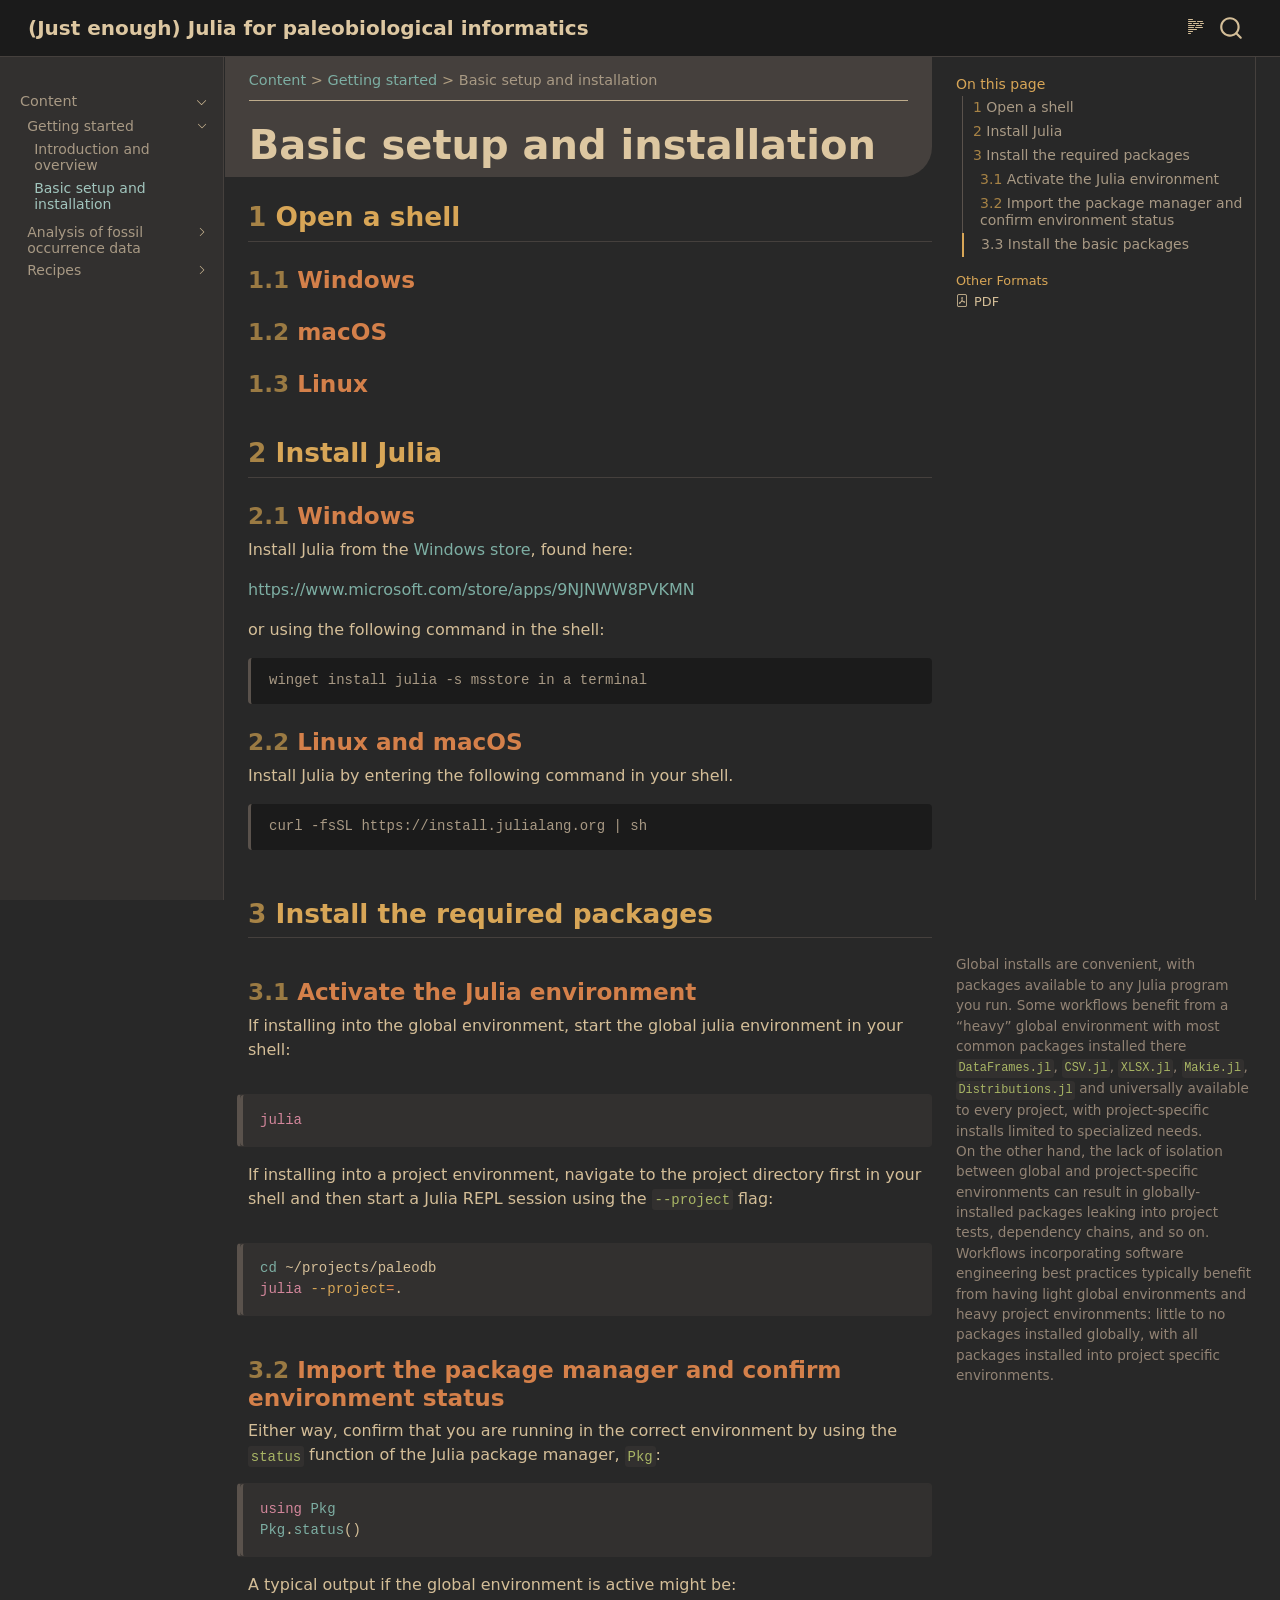
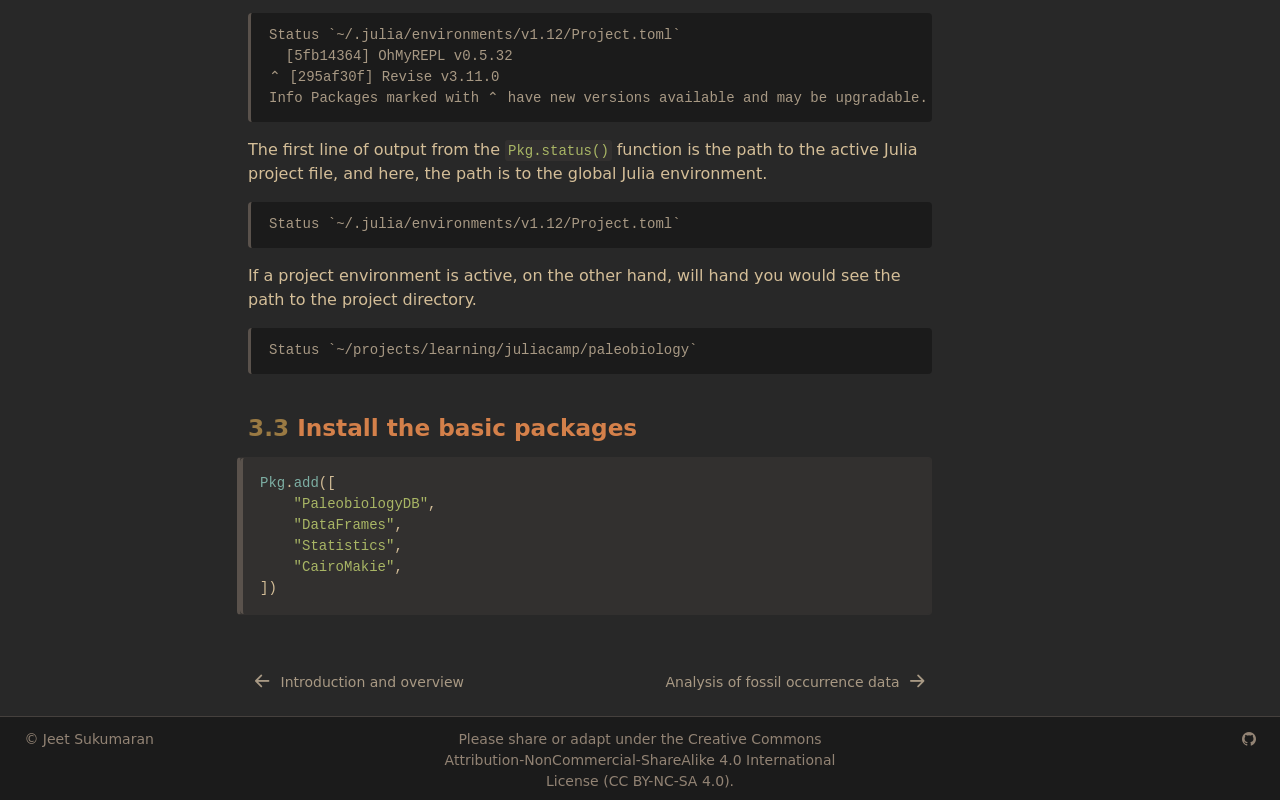
<file: content/01_getting-started/02_setup-and-installation/index.html>
<!DOCTYPE html>
<html xmlns="http://www.w3.org/1999/xhtml" lang="en" xml:lang="en"><head>

<meta charset="utf-8">
<meta name="generator" content="quarto-1.8.26">

<meta name="viewport" content="width=device-width, initial-scale=1.0, user-scalable=yes">

<meta name="author" content="">

<title>Basic setup and installation – (Just enough) Julia for paleobiological informatics</title>
<style>
code{white-space: pre-wrap;}
span.smallcaps{font-variant: small-caps;}
div.columns{display: flex; gap: min(4vw, 1.5em);}
div.column{flex: auto; overflow-x: auto;}
div.hanging-indent{margin-left: 1.5em; text-indent: -1.5em;}
ul.task-list{list-style: none;}
ul.task-list li input[type="checkbox"] {
  width: 0.8em;
  margin: 0 0.8em 0.2em -1em; /* quarto-specific, see https://github.com/quarto-dev/quarto-cli/issues/4556 */ 
  vertical-align: middle;
}
/* CSS for syntax highlighting */
html { -webkit-text-size-adjust: 100%; }
pre > code.sourceCode { white-space: pre; position: relative; }
pre > code.sourceCode > span { display: inline-block; line-height: 1.25; }
pre > code.sourceCode > span:empty { height: 1.2em; }
.sourceCode { overflow: visible; }
code.sourceCode > span { color: inherit; text-decoration: inherit; }
div.sourceCode { margin: 1em 0; }
pre.sourceCode { margin: 0; }
@media screen {
div.sourceCode { overflow: auto; }
}
@media print {
pre > code.sourceCode { white-space: pre-wrap; }
pre > code.sourceCode > span { text-indent: -5em; padding-left: 5em; }
}
pre.numberSource code
  { counter-reset: source-line 0; }
pre.numberSource code > span
  { position: relative; left: -4em; counter-increment: source-line; }
pre.numberSource code > span > a:first-child::before
  { content: counter(source-line);
    position: relative; left: -1em; text-align: right; vertical-align: baseline;
    border: none; display: inline-block;
    -webkit-touch-callout: none; -webkit-user-select: none;
    -khtml-user-select: none; -moz-user-select: none;
    -ms-user-select: none; user-select: none;
    padding: 0 4px; width: 4em;
  }
pre.numberSource { margin-left: 3em;  padding-left: 4px; }
div.sourceCode
  {   }
@media screen {
pre > code.sourceCode > span > a:first-child::before { text-decoration: underline; }
}
</style>


<script src="../../../site_libs/quarto-nav/quarto-nav.js"></script>
<script src="../../../site_libs/quarto-nav/headroom.min.js"></script>
<script src="../../../site_libs/clipboard/clipboard.min.js"></script>
<script src="../../../site_libs/quarto-search/autocomplete.umd.js"></script>
<script src="../../../site_libs/quarto-search/fuse.min.js"></script>
<script src="../../../site_libs/quarto-search/quarto-search.js"></script>
<meta name="quarto:offset" content="../../../">
<link href="../../../content/02_working-with-fossil-occurrence-data/index.html" rel="next">
<link href="../../../content/01_getting-started/01_introduction/index.html" rel="prev">
<script src="../../../site_libs/quarto-html/quarto.js" type="module"></script>
<script src="../../../site_libs/quarto-html/tabsets/tabsets.js" type="module"></script>
<script src="../../../site_libs/quarto-html/axe/axe-check.js" type="module"></script>
<script src="../../../site_libs/quarto-html/popper.min.js"></script>
<script src="../../../site_libs/quarto-html/tippy.umd.min.js"></script>
<script src="../../../site_libs/quarto-html/anchor.min.js"></script>
<link href="../../../site_libs/quarto-html/tippy.css" rel="stylesheet">
<link href="../../../site_libs/quarto-html/quarto-syntax-highlighting-dark-73aefa681a184d07c95eaabdd48b83f8.css" rel="stylesheet" id="quarto-text-highlighting-styles">
<script src="../../../site_libs/bootstrap/bootstrap.min.js"></script>
<link href="../../../site_libs/bootstrap/bootstrap-icons.css" rel="stylesheet">
<link href="../../../site_libs/bootstrap/bootstrap-26af8a396895709f2974f33c897d4de8.min.css" rel="stylesheet" append-hash="true" id="quarto-bootstrap" data-mode="dark">
<link href="../../../site_libs/quarto-contrib/foldbox/foldbox.css" rel="stylesheet">
<script id="quarto-search-options" type="application/json">{
  "location": "navbar",
  "copy-button": false,
  "collapse-after": 3,
  "panel-placement": "end",
  "type": "overlay",
  "limit": 50,
  "keyboard-shortcut": [
    "f",
    "/",
    "s"
  ],
  "show-item-context": false,
  "language": {
    "search-no-results-text": "No results",
    "search-matching-documents-text": "matching documents",
    "search-copy-link-title": "Copy link to search",
    "search-hide-matches-text": "Hide additional matches",
    "search-more-match-text": "more match in this document",
    "search-more-matches-text": "more matches in this document",
    "search-clear-button-title": "Clear",
    "search-text-placeholder": "",
    "search-detached-cancel-button-title": "Cancel",
    "search-submit-button-title": "Submit",
    "search-label": "Search"
  }
}</script>
<style>
.key-concepts {
  --color1: #7c6f64;
  --color2: #000000;
}
</style>


</head>

<body class="nav-sidebar docked nav-fixed slimcontent quarto-light">

<div id="quarto-search-results"></div>
  <header id="quarto-header" class="headroom fixed-top">
    <nav class="navbar navbar-expand-lg " data-bs-theme="dark">
      <div class="navbar-container container-fluid">
      <div class="navbar-brand-container mx-auto">
    <a class="navbar-brand" href="../../../index.html">
    <span class="navbar-title">(Just enough) Julia for paleobiological informatics</span>
    </a>
  </div>
        <div class="quarto-navbar-tools tools-end">
  <a href="" class="quarto-reader-toggle quarto-navigation-tool px-1" onclick="window.quartoToggleReader(); return false;" title="Toggle reader mode">
  <div class="quarto-reader-toggle-btn">
  <i class="bi"></i>
  </div>
</a>
</div>
          <div id="quarto-search" class="" title="Search"></div>
      </div> <!-- /container-fluid -->
    </nav>
  <nav class="quarto-secondary-nav">
    <div class="container-fluid d-flex">
      <button type="button" class="quarto-btn-toggle btn" data-bs-toggle="collapse" role="button" data-bs-target=".quarto-sidebar-collapse-item" aria-controls="quarto-sidebar" aria-expanded="false" aria-label="Toggle sidebar navigation" onclick="if (window.quartoToggleHeadroom) { window.quartoToggleHeadroom(); }">
        <i class="bi bi-layout-text-sidebar-reverse"></i>
      </button>
        <nav class="quarto-page-breadcrumbs" aria-label="breadcrumb"><ol class="breadcrumb"><li class="breadcrumb-item"><a href="../../../content/01_getting-started/index.html">Content</a></li><li class="breadcrumb-item"><a href="../../../content/01_getting-started/index.html">Getting started</a></li><li class="breadcrumb-item"><a href="../../../content/01_getting-started/02_setup-and-installation/index.html">Basic setup and installation</a></li></ol></nav>
        <a class="flex-grow-1" role="navigation" data-bs-toggle="collapse" data-bs-target=".quarto-sidebar-collapse-item" aria-controls="quarto-sidebar" aria-expanded="false" aria-label="Toggle sidebar navigation" onclick="if (window.quartoToggleHeadroom) { window.quartoToggleHeadroom(); }">      
        </a>
    </div>
  </nav>
</header>
<!-- content -->
<div id="quarto-content" class="quarto-container page-columns page-rows-contents page-layout-full page-navbar">
<!-- sidebar -->
  <nav id="quarto-sidebar" class="sidebar collapse collapse-horizontal quarto-sidebar-collapse-item sidebar-navigation docked overflow-auto">
    <div class="sidebar-menu-container"> 
    <ul class="list-unstyled mt-1">
        <li class="sidebar-item sidebar-item-section">
      <div class="sidebar-item-container"> 
            <a class="sidebar-item-text sidebar-link text-start" data-bs-toggle="collapse" data-bs-target="#quarto-sidebar-section-1" role="navigation" aria-expanded="true">
 <span class="menu-text">Content</span></a>
          <a class="sidebar-item-toggle text-start" data-bs-toggle="collapse" data-bs-target="#quarto-sidebar-section-1" role="navigation" aria-expanded="true" aria-label="Toggle section">
            <i class="bi bi-chevron-right ms-2"></i>
          </a> 
      </div>
      <ul id="quarto-sidebar-section-1" class="collapse list-unstyled sidebar-section depth1 show">  
          <li class="sidebar-item sidebar-item-section">
      <div class="sidebar-item-container"> 
            <a href="../../../content/01_getting-started/index.html" class="sidebar-item-text sidebar-link">
 <span class="menu-text">Getting started</span></a>
          <a class="sidebar-item-toggle text-start" data-bs-toggle="collapse" data-bs-target="#quarto-sidebar-section-2" role="navigation" aria-expanded="true" aria-label="Toggle section">
            <i class="bi bi-chevron-right ms-2"></i>
          </a> 
      </div>
      <ul id="quarto-sidebar-section-2" class="collapse list-unstyled sidebar-section depth2 show">  
          <li class="sidebar-item">
  <div class="sidebar-item-container"> 
  <a href="../../../content/01_getting-started/01_introduction/index.html" class="sidebar-item-text sidebar-link">
 <span class="menu-text">Introduction and overview</span></a>
  </div>
</li>
          <li class="sidebar-item">
  <div class="sidebar-item-container"> 
  <a href="../../../content/01_getting-started/02_setup-and-installation/index.html" class="sidebar-item-text sidebar-link active">
 <span class="menu-text">Basic setup and installation</span></a>
  </div>
</li>
      </ul>
  </li>
          <li class="sidebar-item sidebar-item-section">
      <div class="sidebar-item-container"> 
            <a href="../../../content/02_working-with-fossil-occurrence-data/index.html" class="sidebar-item-text sidebar-link">
 <span class="menu-text">Analysis of fossil occurrence data</span></a>
          <a class="sidebar-item-toggle text-start collapsed" data-bs-toggle="collapse" data-bs-target="#quarto-sidebar-section-3" role="navigation" aria-expanded="false" aria-label="Toggle section">
            <i class="bi bi-chevron-right ms-2"></i>
          </a> 
      </div>
      <ul id="quarto-sidebar-section-3" class="collapse list-unstyled sidebar-section depth2 ">  
          <li class="sidebar-item">
  <div class="sidebar-item-container"> 
  <a href="../../../content/02_working-with-fossil-occurrence-data/02_range-through-time-diversity/index.html" class="sidebar-item-text sidebar-link">
 <span class="menu-text">Range through time diversity analysis</span></a>
  </div>
</li>
          <li class="sidebar-item">
  <div class="sidebar-item-container"> 
  <a href="../../../content/02_working-with-fossil-occurrence-data/03_tracking-biotic-turnovers/index.html" class="sidebar-item-text sidebar-link">
 <span class="menu-text">TBA</span></a>
  </div>
</li>
      </ul>
  </li>
          <li class="sidebar-item sidebar-item-section">
      <div class="sidebar-item-container"> 
            <a class="sidebar-item-text sidebar-link text-start collapsed" data-bs-toggle="collapse" data-bs-target="#quarto-sidebar-section-4" role="navigation" aria-expanded="false">
 <span class="menu-text">Recipes</span></a>
          <a class="sidebar-item-toggle text-start collapsed" data-bs-toggle="collapse" data-bs-target="#quarto-sidebar-section-4" role="navigation" aria-expanded="false" aria-label="Toggle section">
            <i class="bi bi-chevron-right ms-2"></i>
          </a> 
      </div>
      <ul id="quarto-sidebar-section-4" class="collapse list-unstyled sidebar-section depth2 ">  
          <li class="sidebar-item">
  <div class="sidebar-item-container"> 
  <a href="../../../content/04_recipes/dataframes/index.html" class="sidebar-item-text sidebar-link">
 <span class="menu-text">Data frame kitchen</span></a>
  </div>
</li>
      </ul>
  </li>
      </ul>
  </li>
    </ul>
    </div>
</nav>
<div id="quarto-sidebar-glass" class="quarto-sidebar-collapse-item" data-bs-toggle="collapse" data-bs-target=".quarto-sidebar-collapse-item"></div>
<!-- margin-sidebar -->
    <div id="quarto-margin-sidebar" class="sidebar margin-sidebar">
        <nav id="TOC" role="doc-toc" class="toc-active">
    <h2 id="toc-title">On this page</h2>
   
  <ul>
  <li><a href="#open-a-shell" id="toc-open-a-shell" class="nav-link active" data-scroll-target="#open-a-shell"><span class="header-section-number">1</span> Open a shell</a>
  <ul class="collapse">
  <li><a href="#windows" id="toc-windows" class="nav-link" data-scroll-target="#windows"><span class="header-section-number">1.1</span> Windows</a></li>
  <li><a href="#macos" id="toc-macos" class="nav-link" data-scroll-target="#macos"><span class="header-section-number">1.2</span> macOS</a></li>
  <li><a href="#linux" id="toc-linux" class="nav-link" data-scroll-target="#linux"><span class="header-section-number">1.3</span> Linux</a></li>
  </ul></li>
  <li><a href="#install-julia" id="toc-install-julia" class="nav-link" data-scroll-target="#install-julia"><span class="header-section-number">2</span> Install Julia</a>
  <ul class="collapse">
  <li><a href="#windows-1" id="toc-windows-1" class="nav-link" data-scroll-target="#windows-1"><span class="header-section-number">2.1</span> Windows</a></li>
  <li><a href="#linux-and-macos" id="toc-linux-and-macos" class="nav-link" data-scroll-target="#linux-and-macos"><span class="header-section-number">2.2</span> Linux and macOS</a></li>
  </ul></li>
  <li><a href="#install-the-required-packages" id="toc-install-the-required-packages" class="nav-link" data-scroll-target="#install-the-required-packages"><span class="header-section-number">3</span> Install the required packages</a>
  <ul class="collapse">
  <li><a href="#activate-the-julia-environment" id="toc-activate-the-julia-environment" class="nav-link" data-scroll-target="#activate-the-julia-environment"><span class="header-section-number">3.1</span> Activate the Julia environment</a></li>
  <li><a href="#import-the-package-manager-and-confirm-environment-status" id="toc-import-the-package-manager-and-confirm-environment-status" class="nav-link" data-scroll-target="#import-the-package-manager-and-confirm-environment-status"><span class="header-section-number">3.2</span> Import the package manager and confirm environment status</a></li>
  <li><a href="#install-the-basic-packages" id="toc-install-the-basic-packages" class="nav-link" data-scroll-target="#install-the-basic-packages"><span class="header-section-number">3.3</span> Install the basic packages</a></li>
  </ul></li>
  </ul>
<div class="quarto-alternate-formats"><h2>Other Formats</h2><ul><li><a href="index.pdf"><i class="bi bi-file-pdf"></i>PDF</a></li></ul></div></nav>
    </div>
<!-- main -->
<main class="content page-columns page-full column-body" id="quarto-document-content">

<header id="title-block-header" class="quarto-title-block default"><nav class="quarto-page-breadcrumbs quarto-title-breadcrumbs d-none d-lg-block" aria-label="breadcrumb"><ol class="breadcrumb"><li class="breadcrumb-item"><a href="../../../content/01_getting-started/index.html">Content</a></li><li class="breadcrumb-item"><a href="../../../content/01_getting-started/index.html">Getting started</a></li><li class="breadcrumb-item"><a href="../../../content/01_getting-started/02_setup-and-installation/index.html">Basic setup and installation</a></li></ol></nav>
<div class="quarto-title">
<h1 class="title">Basic setup and installation</h1>
</div>



<div class="quarto-title-meta column-body">

    
  
    
  </div>
  


</header>


<section id="open-a-shell" class="level2" data-number="1">
<h2 data-number="1" class="anchored" data-anchor-id="open-a-shell"><span class="header-section-number">1</span> Open a shell</h2>
<section id="windows" class="level3" data-number="1.1">
<h3 data-number="1.1" class="anchored" data-anchor-id="windows"><span class="header-section-number">1.1</span> Windows</h3>
</section>
<section id="macos" class="level3" data-number="1.2">
<h3 data-number="1.2" class="anchored" data-anchor-id="macos"><span class="header-section-number">1.2</span> macOS</h3>
</section>
<section id="linux" class="level3" data-number="1.3">
<h3 data-number="1.3" class="anchored" data-anchor-id="linux"><span class="header-section-number">1.3</span> Linux</h3>
</section>
</section>
<section id="install-julia" class="level2" data-number="2">
<h2 data-number="2" class="anchored" data-anchor-id="install-julia"><span class="header-section-number">2</span> Install Julia</h2>
<section id="windows-1" class="level3" data-number="2.1">
<h3 data-number="2.1" class="anchored" data-anchor-id="windows-1"><span class="header-section-number">2.1</span> Windows</h3>
<p>Install Julia from the <a href="https://www.microsoft.com/store/apps/9NJNWW8PVKMN">Windows store</a>, found here:</p>
<p><a href="https://www.microsoft.com/store/apps/9NJNWW8PVKMN" class="uri">https://www.microsoft.com/store/apps/9NJNWW8PVKMN</a></p>
<p>or using the following command in the shell:</p>
<pre><code>winget install julia -s msstore in a terminal</code></pre>
</section>
<section id="linux-and-macos" class="level3" data-number="2.2">
<h3 data-number="2.2" class="anchored" data-anchor-id="linux-and-macos"><span class="header-section-number">2.2</span> Linux and macOS</h3>
<p>Install Julia by entering the following command in your shell.</p>
<pre><code>curl -fsSL https://install.julialang.org | sh </code></pre>
</section>
</section>
<section id="install-the-required-packages" class="level2 page-columns page-full" data-number="3">
<h2 data-number="3" class="anchored" data-anchor-id="install-the-required-packages"><span class="header-section-number">3</span> Install the required packages</h2>
<section id="activate-the-julia-environment" class="level3 page-columns page-full" data-number="3.1">
<h3 data-number="3.1" class="anchored" data-anchor-id="activate-the-julia-environment"><span class="header-section-number">3.1</span> Activate the Julia environment</h3>

<div class="no-row-height column-margin column-container"><div class="tip-callout" title="Global vs. project installations">
<p>Global installs are convenient, with packages available to any Julia program you run. Some workflows benefit from a “heavy” global environment with most common packages installed there <code>DataFrames.jl</code>, <code>CSV.jl</code>, <code>XLSX.jl</code>, <code>Makie.jl</code>, <code>Distributions.jl</code> and universally available to every project, with project-specific installs limited to specialized needs.</p>
<p>On the other hand, the lack of isolation between global and project-specific environments can result in globally-installed packages leaking into project tests, dependency chains, and so on. Workflows incorporating software engineering best practices typically benefit from having light global environments and heavy project environments: little to no packages installed globally, with all packages installed into project specific environments.</p>
</div></div><p>If installing into the global environment, start the global julia environment in your shell:</p>
<div class="code-copy-outer-scaffold"><div class="sourceCode" id="cb3"><pre class="sourceCode bash code-with-copy"><code class="sourceCode bash"><span id="cb3-1"><a href="#cb3-1" aria-hidden="true" tabindex="-1"></a><span class="ex">julia</span></span></code></pre></div><button title="Copy to Clipboard" class="code-copy-button"><i class="bi"></i></button></div>
<p>If installing into a project environment, navigate to the project directory first in your shell and then start a Julia REPL session using the <code>--project</code> flag:</p>
<div class="code-copy-outer-scaffold"><div class="sourceCode" id="cb4"><pre class="sourceCode bash code-with-copy"><code class="sourceCode bash"><span id="cb4-1"><a href="#cb4-1" aria-hidden="true" tabindex="-1"></a><span class="bu">cd</span> ~/projects/paleodb</span>
<span id="cb4-2"><a href="#cb4-2" aria-hidden="true" tabindex="-1"></a><span class="ex">julia</span> <span class="at">--project</span><span class="op">=</span>.</span></code></pre></div><button title="Copy to Clipboard" class="code-copy-button"><i class="bi"></i></button></div>
</section>
<section id="import-the-package-manager-and-confirm-environment-status" class="level3" data-number="3.2">
<h3 data-number="3.2" class="anchored" data-anchor-id="import-the-package-manager-and-confirm-environment-status"><span class="header-section-number">3.2</span> Import the package manager and confirm environment status</h3>
<p>Either way, confirm that you are running in the correct environment by using the <code>status</code> function of the Julia package manager, <code>Pkg</code>:</p>
<div class="code-copy-outer-scaffold"><div class="sourceCode" id="cb5"><pre class="sourceCode julia code-with-copy"><code class="sourceCode julia"><span id="cb5-1"><a href="#cb5-1" aria-hidden="true" tabindex="-1"></a><span class="im">using</span> <span class="bu">Pkg</span></span>
<span id="cb5-2"><a href="#cb5-2" aria-hidden="true" tabindex="-1"></a><span class="bu">Pkg</span>.<span class="fu">status</span>()</span></code></pre></div><button title="Copy to Clipboard" class="code-copy-button"><i class="bi"></i></button></div>
<p>A typical output if the global environment is active might be:</p>
<pre><code>Status `~/.julia/environments/v1.12/Project.toml`
  [5fb14364] OhMyREPL v0.5.32
⌃ [295af30f] Revise v3.11.0
Info Packages marked with ⌃ have new versions available and may be upgradable.</code></pre>
<p>The first line of output from the <code>Pkg.status()</code> function is the path to the active Julia project file, and here, the path is to the global Julia environment.</p>
<pre><code>Status `~/.julia/environments/v1.12/Project.toml`</code></pre>
<p>If a project environment is active, on the other hand, will hand you would see the path to the project directory.</p>
<pre><code>Status `~/projects/learning/juliacamp/paleobiology`</code></pre>
</section>
<section id="install-the-basic-packages" class="level3" data-number="3.3">
<h3 data-number="3.3" class="anchored" data-anchor-id="install-the-basic-packages"><span class="header-section-number">3.3</span> Install the basic packages</h3>
<div class="code-copy-outer-scaffold"><div class="sourceCode" id="cb9"><pre class="sourceCode julia code-with-copy"><code class="sourceCode julia"><span id="cb9-1"><a href="#cb9-1" aria-hidden="true" tabindex="-1"></a><span class="bu">Pkg</span>.<span class="fu">add</span>([</span>
<span id="cb9-2"><a href="#cb9-2" aria-hidden="true" tabindex="-1"></a>    <span class="st">"PaleobiologyDB"</span>, </span>
<span id="cb9-3"><a href="#cb9-3" aria-hidden="true" tabindex="-1"></a>    <span class="st">"DataFrames"</span>, </span>
<span id="cb9-4"><a href="#cb9-4" aria-hidden="true" tabindex="-1"></a>    <span class="st">"Statistics"</span>, </span>
<span id="cb9-5"><a href="#cb9-5" aria-hidden="true" tabindex="-1"></a>    <span class="st">"CairoMakie"</span>,</span>
<span id="cb9-6"><a href="#cb9-6" aria-hidden="true" tabindex="-1"></a>])</span></code></pre></div><button title="Copy to Clipboard" class="code-copy-button"><i class="bi"></i></button></div>


</section>
</section>

<a onclick="window.scrollTo(0, 0); return false;" role="button" id="quarto-back-to-top"><i class="bi bi-arrow-up"></i> Back to top</a></main> <!-- /main -->
<script id="quarto-html-after-body" type="application/javascript">
  window.document.addEventListener("DOMContentLoaded", function (event) {
    const icon = "";
    const anchorJS = new window.AnchorJS();
    anchorJS.options = {
      placement: 'right',
      icon: icon
    };
    anchorJS.add('.anchored');
    const isCodeAnnotation = (el) => {
      for (const clz of el.classList) {
        if (clz.startsWith('code-annotation-')) {                     
          return true;
        }
      }
      return false;
    }
    const onCopySuccess = function(e) {
      // button target
      const button = e.trigger;
      // don't keep focus
      button.blur();
      // flash "checked"
      button.classList.add('code-copy-button-checked');
      var currentTitle = button.getAttribute("title");
      button.setAttribute("title", "Copied!");
      let tooltip;
      if (window.bootstrap) {
        button.setAttribute("data-bs-toggle", "tooltip");
        button.setAttribute("data-bs-placement", "left");
        button.setAttribute("data-bs-title", "Copied!");
        tooltip = new bootstrap.Tooltip(button, 
          { trigger: "manual", 
            customClass: "code-copy-button-tooltip",
            offset: [0, -8]});
        tooltip.show();    
      }
      setTimeout(function() {
        if (tooltip) {
          tooltip.hide();
          button.removeAttribute("data-bs-title");
          button.removeAttribute("data-bs-toggle");
          button.removeAttribute("data-bs-placement");
        }
        button.setAttribute("title", currentTitle);
        button.classList.remove('code-copy-button-checked');
      }, 1000);
      // clear code selection
      e.clearSelection();
    }
    const getTextToCopy = function(trigger) {
      const outerScaffold = trigger.parentElement.cloneNode(true);
      const codeEl = outerScaffold.querySelector('code');
      for (const childEl of codeEl.children) {
        if (isCodeAnnotation(childEl)) {
          childEl.remove();
        }
      }
      return codeEl.innerText;
    }
    const clipboard = new window.ClipboardJS('.code-copy-button:not([data-in-quarto-modal])', {
      text: getTextToCopy
    });
    clipboard.on('success', onCopySuccess);
    if (window.document.getElementById('quarto-embedded-source-code-modal')) {
      const clipboardModal = new window.ClipboardJS('.code-copy-button[data-in-quarto-modal]', {
        text: getTextToCopy,
        container: window.document.getElementById('quarto-embedded-source-code-modal')
      });
      clipboardModal.on('success', onCopySuccess);
    }
      var localhostRegex = new RegExp(/^(?:http|https):\/\/localhost\:?[0-9]*\//);
      var mailtoRegex = new RegExp(/^mailto:/);
        var filterRegex = new RegExp('/' + window.location.host + '/');
      var isInternal = (href) => {
          return filterRegex.test(href) || localhostRegex.test(href) || mailtoRegex.test(href);
      }
      // Inspect non-navigation links and adorn them if external
     var links = window.document.querySelectorAll('a[href]:not(.nav-link):not(.navbar-brand):not(.toc-action):not(.sidebar-link):not(.sidebar-item-toggle):not(.pagination-link):not(.no-external):not([aria-hidden]):not(.dropdown-item):not(.quarto-navigation-tool):not(.about-link)');
      for (var i=0; i<links.length; i++) {
        const link = links[i];
        if (!isInternal(link.href)) {
          // undo the damage that might have been done by quarto-nav.js in the case of
          // links that we want to consider external
          if (link.dataset.originalHref !== undefined) {
            link.href = link.dataset.originalHref;
          }
        }
      }
    function tippyHover(el, contentFn, onTriggerFn, onUntriggerFn) {
      const config = {
        allowHTML: true,
        maxWidth: 500,
        delay: 100,
        arrow: false,
        appendTo: function(el) {
            return el.parentElement;
        },
        interactive: true,
        interactiveBorder: 10,
        theme: 'quarto',
        placement: 'bottom-start',
      };
      if (contentFn) {
        config.content = contentFn;
      }
      if (onTriggerFn) {
        config.onTrigger = onTriggerFn;
      }
      if (onUntriggerFn) {
        config.onUntrigger = onUntriggerFn;
      }
      window.tippy(el, config); 
    }
    const noterefs = window.document.querySelectorAll('a[role="doc-noteref"]');
    for (var i=0; i<noterefs.length; i++) {
      const ref = noterefs[i];
      tippyHover(ref, function() {
        // use id or data attribute instead here
        let href = ref.getAttribute('data-footnote-href') || ref.getAttribute('href');
        try { href = new URL(href).hash; } catch {}
        const id = href.replace(/^#\/?/, "");
        const note = window.document.getElementById(id);
        if (note) {
          return note.innerHTML;
        } else {
          return "";
        }
      });
    }
    const xrefs = window.document.querySelectorAll('a.quarto-xref');
    const processXRef = (id, note) => {
      // Strip column container classes
      const stripColumnClz = (el) => {
        el.classList.remove("page-full", "page-columns");
        if (el.children) {
          for (const child of el.children) {
            stripColumnClz(child);
          }
        }
      }
      stripColumnClz(note)
      if (id === null || id.startsWith('sec-')) {
        // Special case sections, only their first couple elements
        const container = document.createElement("div");
        if (note.children && note.children.length > 2) {
          container.appendChild(note.children[0].cloneNode(true));
          for (let i = 1; i < note.children.length; i++) {
            const child = note.children[i];
            if (child.tagName === "P" && child.innerText === "") {
              continue;
            } else {
              container.appendChild(child.cloneNode(true));
              break;
            }
          }
          if (window.Quarto?.typesetMath) {
            window.Quarto.typesetMath(container);
          }
          return container.innerHTML
        } else {
          if (window.Quarto?.typesetMath) {
            window.Quarto.typesetMath(note);
          }
          return note.innerHTML;
        }
      } else {
        // Remove any anchor links if they are present
        const anchorLink = note.querySelector('a.anchorjs-link');
        if (anchorLink) {
          anchorLink.remove();
        }
        if (window.Quarto?.typesetMath) {
          window.Quarto.typesetMath(note);
        }
        if (note.classList.contains("callout")) {
          return note.outerHTML;
        } else {
          return note.innerHTML;
        }
      }
    }
    for (var i=0; i<xrefs.length; i++) {
      const xref = xrefs[i];
      tippyHover(xref, undefined, function(instance) {
        instance.disable();
        let url = xref.getAttribute('href');
        let hash = undefined; 
        if (url.startsWith('#')) {
          hash = url;
        } else {
          try { hash = new URL(url).hash; } catch {}
        }
        if (hash) {
          const id = hash.replace(/^#\/?/, "");
          const note = window.document.getElementById(id);
          if (note !== null) {
            try {
              const html = processXRef(id, note.cloneNode(true));
              instance.setContent(html);
            } finally {
              instance.enable();
              instance.show();
            }
          } else {
            // See if we can fetch this
            fetch(url.split('#')[0])
            .then(res => res.text())
            .then(html => {
              const parser = new DOMParser();
              const htmlDoc = parser.parseFromString(html, "text/html");
              const note = htmlDoc.getElementById(id);
              if (note !== null) {
                const html = processXRef(id, note);
                instance.setContent(html);
              } 
            }).finally(() => {
              instance.enable();
              instance.show();
            });
          }
        } else {
          // See if we can fetch a full url (with no hash to target)
          // This is a special case and we should probably do some content thinning / targeting
          fetch(url)
          .then(res => res.text())
          .then(html => {
            const parser = new DOMParser();
            const htmlDoc = parser.parseFromString(html, "text/html");
            const note = htmlDoc.querySelector('main.content');
            if (note !== null) {
              // This should only happen for chapter cross references
              // (since there is no id in the URL)
              // remove the first header
              if (note.children.length > 0 && note.children[0].tagName === "HEADER") {
                note.children[0].remove();
              }
              const html = processXRef(null, note);
              instance.setContent(html);
            } 
          }).finally(() => {
            instance.enable();
            instance.show();
          });
        }
      }, function(instance) {
      });
    }
        let selectedAnnoteEl;
        const selectorForAnnotation = ( cell, annotation) => {
          let cellAttr = 'data-code-cell="' + cell + '"';
          let lineAttr = 'data-code-annotation="' +  annotation + '"';
          const selector = 'span[' + cellAttr + '][' + lineAttr + ']';
          return selector;
        }
        const selectCodeLines = (annoteEl) => {
          const doc = window.document;
          const targetCell = annoteEl.getAttribute("data-target-cell");
          const targetAnnotation = annoteEl.getAttribute("data-target-annotation");
          const annoteSpan = window.document.querySelector(selectorForAnnotation(targetCell, targetAnnotation));
          const lines = annoteSpan.getAttribute("data-code-lines").split(",");
          const lineIds = lines.map((line) => {
            return targetCell + "-" + line;
          })
          let top = null;
          let height = null;
          let parent = null;
          if (lineIds.length > 0) {
              //compute the position of the single el (top and bottom and make a div)
              const el = window.document.getElementById(lineIds[0]);
              top = el.offsetTop;
              height = el.offsetHeight;
              parent = el.parentElement.parentElement;
            if (lineIds.length > 1) {
              const lastEl = window.document.getElementById(lineIds[lineIds.length - 1]);
              const bottom = lastEl.offsetTop + lastEl.offsetHeight;
              height = bottom - top;
            }
            if (top !== null && height !== null && parent !== null) {
              // cook up a div (if necessary) and position it 
              let div = window.document.getElementById("code-annotation-line-highlight");
              if (div === null) {
                div = window.document.createElement("div");
                div.setAttribute("id", "code-annotation-line-highlight");
                div.style.position = 'absolute';
                parent.appendChild(div);
              }
              div.style.top = top - 2 + "px";
              div.style.height = height + 4 + "px";
              div.style.left = 0;
              let gutterDiv = window.document.getElementById("code-annotation-line-highlight-gutter");
              if (gutterDiv === null) {
                gutterDiv = window.document.createElement("div");
                gutterDiv.setAttribute("id", "code-annotation-line-highlight-gutter");
                gutterDiv.style.position = 'absolute';
                const codeCell = window.document.getElementById(targetCell);
                const gutter = codeCell.querySelector('.code-annotation-gutter');
                gutter.appendChild(gutterDiv);
              }
              gutterDiv.style.top = top - 2 + "px";
              gutterDiv.style.height = height + 4 + "px";
            }
            selectedAnnoteEl = annoteEl;
          }
        };
        const unselectCodeLines = () => {
          const elementsIds = ["code-annotation-line-highlight", "code-annotation-line-highlight-gutter"];
          elementsIds.forEach((elId) => {
            const div = window.document.getElementById(elId);
            if (div) {
              div.remove();
            }
          });
          selectedAnnoteEl = undefined;
        };
          // Handle positioning of the toggle
      window.addEventListener(
        "resize",
        throttle(() => {
          elRect = undefined;
          if (selectedAnnoteEl) {
            selectCodeLines(selectedAnnoteEl);
          }
        }, 10)
      );
      function throttle(fn, ms) {
      let throttle = false;
      let timer;
        return (...args) => {
          if(!throttle) { // first call gets through
              fn.apply(this, args);
              throttle = true;
          } else { // all the others get throttled
              if(timer) clearTimeout(timer); // cancel #2
              timer = setTimeout(() => {
                fn.apply(this, args);
                timer = throttle = false;
              }, ms);
          }
        };
      }
        // Attach click handler to the DT
        const annoteDls = window.document.querySelectorAll('dt[data-target-cell]');
        for (const annoteDlNode of annoteDls) {
          annoteDlNode.addEventListener('click', (event) => {
            const clickedEl = event.target;
            if (clickedEl !== selectedAnnoteEl) {
              unselectCodeLines();
              const activeEl = window.document.querySelector('dt[data-target-cell].code-annotation-active');
              if (activeEl) {
                activeEl.classList.remove('code-annotation-active');
              }
              selectCodeLines(clickedEl);
              clickedEl.classList.add('code-annotation-active');
            } else {
              // Unselect the line
              unselectCodeLines();
              clickedEl.classList.remove('code-annotation-active');
            }
          });
        }
    const findCites = (el) => {
      const parentEl = el.parentElement;
      if (parentEl) {
        const cites = parentEl.dataset.cites;
        if (cites) {
          return {
            el,
            cites: cites.split(' ')
          };
        } else {
          return findCites(el.parentElement)
        }
      } else {
        return undefined;
      }
    };
    var bibliorefs = window.document.querySelectorAll('a[role="doc-biblioref"]');
    for (var i=0; i<bibliorefs.length; i++) {
      const ref = bibliorefs[i];
      const citeInfo = findCites(ref);
      if (citeInfo) {
        tippyHover(citeInfo.el, function() {
          var popup = window.document.createElement('div');
          citeInfo.cites.forEach(function(cite) {
            var citeDiv = window.document.createElement('div');
            citeDiv.classList.add('hanging-indent');
            citeDiv.classList.add('csl-entry');
            var biblioDiv = window.document.getElementById('ref-' + cite);
            if (biblioDiv) {
              citeDiv.innerHTML = biblioDiv.innerHTML;
            }
            popup.appendChild(citeDiv);
          });
          return popup.innerHTML;
        });
      }
    }
  });
  </script>
<nav class="page-navigation column-body">
  <div class="nav-page nav-page-previous">
      <a href="../../../content/01_getting-started/01_introduction/index.html" class="pagination-link" aria-label="Introduction and overview">
        <i class="bi bi-arrow-left-short"></i> <span class="nav-page-text">Introduction and overview</span>
      </a>          
  </div>
  <div class="nav-page nav-page-next">
      <a href="../../../content/02_working-with-fossil-occurrence-data/index.html" class="pagination-link" aria-label="Analysis of fossil occurrence data">
        <span class="nav-page-text">Analysis of fossil occurrence data</span> <i class="bi bi-arrow-right-short"></i>
      </a>
  </div>
</nav>
</div> <!-- /content -->
<footer class="footer">
  <div class="nav-footer">
    <div class="nav-footer-left">
      <ul class="footer-items list-unstyled">
    <li class="nav-item">
    <a class="nav-link" href="mailto:jeetsukumaran@gmail.com">
<p>© Jeet Sukumaran</p>
</a>
  </li>  
</ul>
    </div>   
    <div class="nav-footer-center">
<p>Please share or adapt under the Creative Commons Attribution-NonCommercial-ShareAlike 4.0 International License (CC BY-NC-SA 4.0).</p>
</div>
    <div class="nav-footer-right">
      <ul class="footer-items list-unstyled">
    <li class="nav-item compact">
    <a class="nav-link" href="https://github.com/jeetsukumaran">
      <i class="bi bi-github" role="img">
</i> 
    </a>
  </li>  
</ul>
    </div>
  </div>
</footer>




</body></html>
</file>
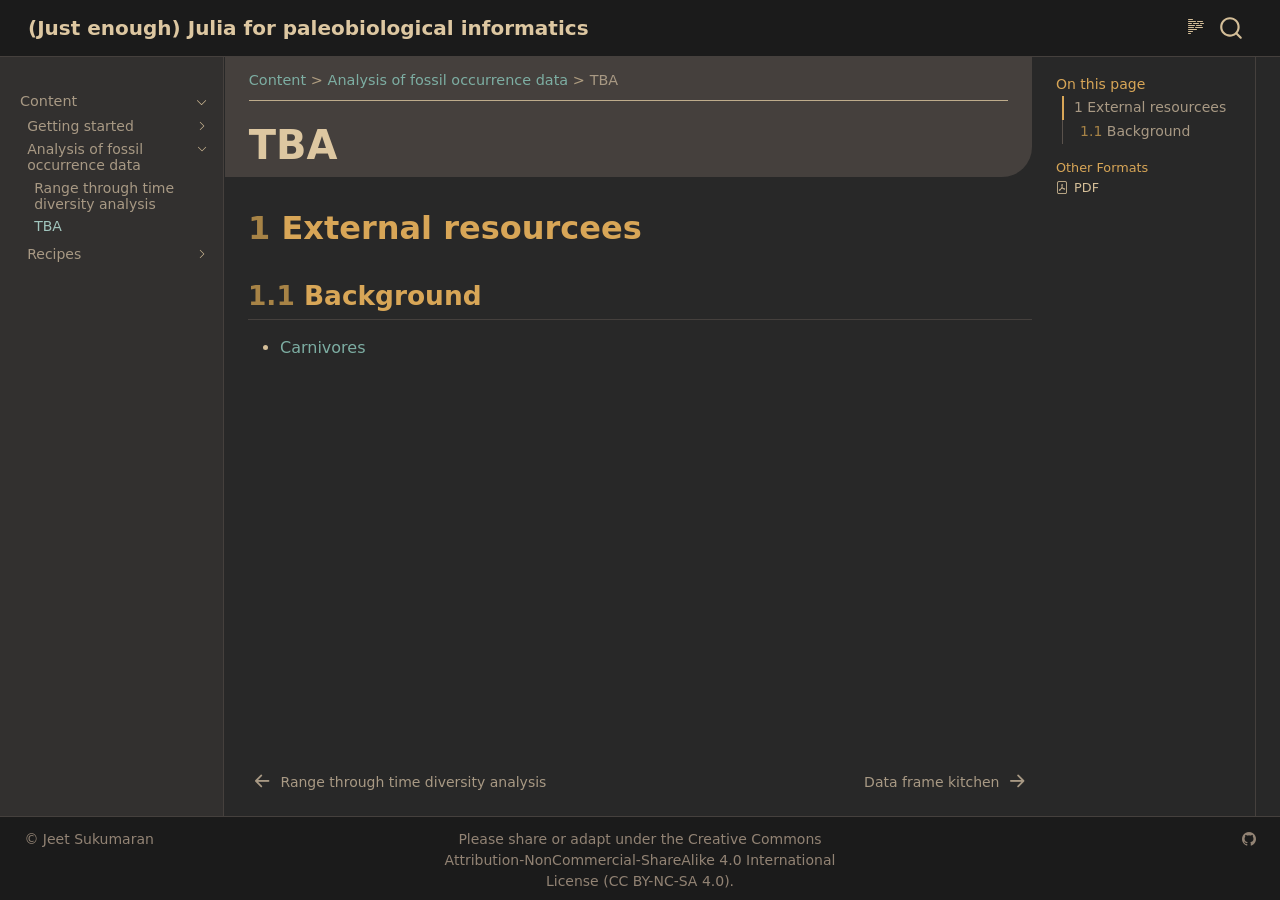
<file: content/02_working-with-fossil-occurrence-data/03_tracking-biotic-turnovers/index.html>
<!DOCTYPE html>
<html xmlns="http://www.w3.org/1999/xhtml" lang="en" xml:lang="en"><head>

<meta charset="utf-8">
<meta name="generator" content="quarto-1.8.26">

<meta name="viewport" content="width=device-width, initial-scale=1.0, user-scalable=yes">

<meta name="author" content="">

<title>TBA – (Just enough) Julia for paleobiological informatics</title>
<style>
code{white-space: pre-wrap;}
span.smallcaps{font-variant: small-caps;}
div.columns{display: flex; gap: min(4vw, 1.5em);}
div.column{flex: auto; overflow-x: auto;}
div.hanging-indent{margin-left: 1.5em; text-indent: -1.5em;}
ul.task-list{list-style: none;}
ul.task-list li input[type="checkbox"] {
  width: 0.8em;
  margin: 0 0.8em 0.2em -1em; /* quarto-specific, see https://github.com/quarto-dev/quarto-cli/issues/4556 */ 
  vertical-align: middle;
}
</style>


<script src="../../../site_libs/quarto-nav/quarto-nav.js"></script>
<script src="../../../site_libs/quarto-nav/headroom.min.js"></script>
<script src="../../../site_libs/clipboard/clipboard.min.js"></script>
<script src="../../../site_libs/quarto-search/autocomplete.umd.js"></script>
<script src="../../../site_libs/quarto-search/fuse.min.js"></script>
<script src="../../../site_libs/quarto-search/quarto-search.js"></script>
<meta name="quarto:offset" content="../../../">
<link href="../../../content/04_recipes/dataframes/index.html" rel="next">
<link href="../../../content/02_working-with-fossil-occurrence-data/02_range-through-time-diversity/index.html" rel="prev">
<script src="../../../site_libs/quarto-html/quarto.js" type="module"></script>
<script src="../../../site_libs/quarto-html/tabsets/tabsets.js" type="module"></script>
<script src="../../../site_libs/quarto-html/axe/axe-check.js" type="module"></script>
<script src="../../../site_libs/quarto-html/popper.min.js"></script>
<script src="../../../site_libs/quarto-html/tippy.umd.min.js"></script>
<script src="../../../site_libs/quarto-html/anchor.min.js"></script>
<link href="../../../site_libs/quarto-html/tippy.css" rel="stylesheet">
<link href="../../../site_libs/quarto-html/quarto-syntax-highlighting-dark-73aefa681a184d07c95eaabdd48b83f8.css" rel="stylesheet" id="quarto-text-highlighting-styles">
<script src="../../../site_libs/bootstrap/bootstrap.min.js"></script>
<link href="../../../site_libs/bootstrap/bootstrap-icons.css" rel="stylesheet">
<link href="../../../site_libs/bootstrap/bootstrap-26af8a396895709f2974f33c897d4de8.min.css" rel="stylesheet" append-hash="true" id="quarto-bootstrap" data-mode="dark">
<link href="../../../site_libs/quarto-contrib/foldbox/foldbox.css" rel="stylesheet">
<script id="quarto-search-options" type="application/json">{
  "location": "navbar",
  "copy-button": false,
  "collapse-after": 3,
  "panel-placement": "end",
  "type": "overlay",
  "limit": 50,
  "keyboard-shortcut": [
    "f",
    "/",
    "s"
  ],
  "show-item-context": false,
  "language": {
    "search-no-results-text": "No results",
    "search-matching-documents-text": "matching documents",
    "search-copy-link-title": "Copy link to search",
    "search-hide-matches-text": "Hide additional matches",
    "search-more-match-text": "more match in this document",
    "search-more-matches-text": "more matches in this document",
    "search-clear-button-title": "Clear",
    "search-text-placeholder": "",
    "search-detached-cancel-button-title": "Cancel",
    "search-submit-button-title": "Submit",
    "search-label": "Search"
  }
}</script>
<style>
.key-concepts {
  --color1: #7c6f64;
  --color2: #000000;
}
</style>


</head>

<body class="nav-sidebar docked nav-fixed quarto-light">

<div id="quarto-search-results"></div>
  <header id="quarto-header" class="headroom fixed-top">
    <nav class="navbar navbar-expand-lg " data-bs-theme="dark">
      <div class="navbar-container container-fluid">
      <div class="navbar-brand-container mx-auto">
    <a class="navbar-brand" href="../../../index.html">
    <span class="navbar-title">(Just enough) Julia for paleobiological informatics</span>
    </a>
  </div>
        <div class="quarto-navbar-tools tools-end">
  <a href="" class="quarto-reader-toggle quarto-navigation-tool px-1" onclick="window.quartoToggleReader(); return false;" title="Toggle reader mode">
  <div class="quarto-reader-toggle-btn">
  <i class="bi"></i>
  </div>
</a>
</div>
          <div id="quarto-search" class="" title="Search"></div>
      </div> <!-- /container-fluid -->
    </nav>
  <nav class="quarto-secondary-nav">
    <div class="container-fluid d-flex">
      <button type="button" class="quarto-btn-toggle btn" data-bs-toggle="collapse" role="button" data-bs-target=".quarto-sidebar-collapse-item" aria-controls="quarto-sidebar" aria-expanded="false" aria-label="Toggle sidebar navigation" onclick="if (window.quartoToggleHeadroom) { window.quartoToggleHeadroom(); }">
        <i class="bi bi-layout-text-sidebar-reverse"></i>
      </button>
        <nav class="quarto-page-breadcrumbs" aria-label="breadcrumb"><ol class="breadcrumb"><li class="breadcrumb-item"><a href="../../../content/01_getting-started/index.html">Content</a></li><li class="breadcrumb-item"><a href="../../../content/02_working-with-fossil-occurrence-data/index.html">Analysis of fossil occurrence data</a></li><li class="breadcrumb-item"><a href="../../../content/02_working-with-fossil-occurrence-data/03_tracking-biotic-turnovers/index.html">TBA</a></li></ol></nav>
        <a class="flex-grow-1" role="navigation" data-bs-toggle="collapse" data-bs-target=".quarto-sidebar-collapse-item" aria-controls="quarto-sidebar" aria-expanded="false" aria-label="Toggle sidebar navigation" onclick="if (window.quartoToggleHeadroom) { window.quartoToggleHeadroom(); }">      
        </a>
    </div>
  </nav>
</header>
<!-- content -->
<div id="quarto-content" class="quarto-container page-columns page-rows-contents page-layout-full page-navbar">
<!-- sidebar -->
  <nav id="quarto-sidebar" class="sidebar collapse collapse-horizontal quarto-sidebar-collapse-item sidebar-navigation docked overflow-auto">
    <div class="sidebar-menu-container"> 
    <ul class="list-unstyled mt-1">
        <li class="sidebar-item sidebar-item-section">
      <div class="sidebar-item-container"> 
            <a class="sidebar-item-text sidebar-link text-start" data-bs-toggle="collapse" data-bs-target="#quarto-sidebar-section-1" role="navigation" aria-expanded="true">
 <span class="menu-text">Content</span></a>
          <a class="sidebar-item-toggle text-start" data-bs-toggle="collapse" data-bs-target="#quarto-sidebar-section-1" role="navigation" aria-expanded="true" aria-label="Toggle section">
            <i class="bi bi-chevron-right ms-2"></i>
          </a> 
      </div>
      <ul id="quarto-sidebar-section-1" class="collapse list-unstyled sidebar-section depth1 show">  
          <li class="sidebar-item sidebar-item-section">
      <div class="sidebar-item-container"> 
            <a href="../../../content/01_getting-started/index.html" class="sidebar-item-text sidebar-link">
 <span class="menu-text">Getting started</span></a>
          <a class="sidebar-item-toggle text-start collapsed" data-bs-toggle="collapse" data-bs-target="#quarto-sidebar-section-2" role="navigation" aria-expanded="false" aria-label="Toggle section">
            <i class="bi bi-chevron-right ms-2"></i>
          </a> 
      </div>
      <ul id="quarto-sidebar-section-2" class="collapse list-unstyled sidebar-section depth2 ">  
          <li class="sidebar-item">
  <div class="sidebar-item-container"> 
  <a href="../../../content/01_getting-started/01_introduction/index.html" class="sidebar-item-text sidebar-link">
 <span class="menu-text">Introduction and overview</span></a>
  </div>
</li>
          <li class="sidebar-item">
  <div class="sidebar-item-container"> 
  <a href="../../../content/01_getting-started/02_setup-and-installation/index.html" class="sidebar-item-text sidebar-link">
 <span class="menu-text">Basic setup and installation</span></a>
  </div>
</li>
      </ul>
  </li>
          <li class="sidebar-item sidebar-item-section">
      <div class="sidebar-item-container"> 
            <a href="../../../content/02_working-with-fossil-occurrence-data/index.html" class="sidebar-item-text sidebar-link">
 <span class="menu-text">Analysis of fossil occurrence data</span></a>
          <a class="sidebar-item-toggle text-start" data-bs-toggle="collapse" data-bs-target="#quarto-sidebar-section-3" role="navigation" aria-expanded="true" aria-label="Toggle section">
            <i class="bi bi-chevron-right ms-2"></i>
          </a> 
      </div>
      <ul id="quarto-sidebar-section-3" class="collapse list-unstyled sidebar-section depth2 show">  
          <li class="sidebar-item">
  <div class="sidebar-item-container"> 
  <a href="../../../content/02_working-with-fossil-occurrence-data/02_range-through-time-diversity/index.html" class="sidebar-item-text sidebar-link">
 <span class="menu-text">Range through time diversity analysis</span></a>
  </div>
</li>
          <li class="sidebar-item">
  <div class="sidebar-item-container"> 
  <a href="../../../content/02_working-with-fossil-occurrence-data/03_tracking-biotic-turnovers/index.html" class="sidebar-item-text sidebar-link active">
 <span class="menu-text">TBA</span></a>
  </div>
</li>
      </ul>
  </li>
          <li class="sidebar-item sidebar-item-section">
      <div class="sidebar-item-container"> 
            <a class="sidebar-item-text sidebar-link text-start collapsed" data-bs-toggle="collapse" data-bs-target="#quarto-sidebar-section-4" role="navigation" aria-expanded="false">
 <span class="menu-text">Recipes</span></a>
          <a class="sidebar-item-toggle text-start collapsed" data-bs-toggle="collapse" data-bs-target="#quarto-sidebar-section-4" role="navigation" aria-expanded="false" aria-label="Toggle section">
            <i class="bi bi-chevron-right ms-2"></i>
          </a> 
      </div>
      <ul id="quarto-sidebar-section-4" class="collapse list-unstyled sidebar-section depth2 ">  
          <li class="sidebar-item">
  <div class="sidebar-item-container"> 
  <a href="../../../content/04_recipes/dataframes/index.html" class="sidebar-item-text sidebar-link">
 <span class="menu-text">Data frame kitchen</span></a>
  </div>
</li>
      </ul>
  </li>
      </ul>
  </li>
    </ul>
    </div>
</nav>
<div id="quarto-sidebar-glass" class="quarto-sidebar-collapse-item" data-bs-toggle="collapse" data-bs-target=".quarto-sidebar-collapse-item"></div>
<!-- margin-sidebar -->
    <div id="quarto-margin-sidebar" class="sidebar margin-sidebar">
        <nav id="TOC" role="doc-toc" class="toc-active">
    <h2 id="toc-title">On this page</h2>
   
  <ul>
  <li><a href="#external-resourcees" id="toc-external-resourcees" class="nav-link active" data-scroll-target="#external-resourcees"><span class="header-section-number">1</span> External resourcees</a>
  <ul class="collapse">
  <li><a href="#background" id="toc-background" class="nav-link" data-scroll-target="#background"><span class="header-section-number">1.1</span> Background</a></li>
  </ul></li>
  </ul>
<div class="quarto-alternate-formats"><h2>Other Formats</h2><ul><li><a href="index.pdf"><i class="bi bi-file-pdf"></i>PDF</a></li></ul></div></nav>
    </div>
<!-- main -->
<main class="content column-body" id="quarto-document-content">

<header id="title-block-header" class="quarto-title-block default"><nav class="quarto-page-breadcrumbs quarto-title-breadcrumbs d-none d-lg-block" aria-label="breadcrumb"><ol class="breadcrumb"><li class="breadcrumb-item"><a href="../../../content/01_getting-started/index.html">Content</a></li><li class="breadcrumb-item"><a href="../../../content/02_working-with-fossil-occurrence-data/index.html">Analysis of fossil occurrence data</a></li><li class="breadcrumb-item"><a href="../../../content/02_working-with-fossil-occurrence-data/03_tracking-biotic-turnovers/index.html">TBA</a></li></ol></nav>
<div class="quarto-title">
<h1 class="title">TBA</h1>
</div>



<div class="quarto-title-meta column-body">

    
  
    
  </div>
  


</header>


<section id="external-resourcees" class="level1" data-number="1">
<h1 data-number="1"><span class="header-section-number">1</span> External resourcees</h1>
<section id="background" class="level2" data-number="1.1">
<h2 data-number="1.1" class="anchored" data-anchor-id="background"><span class="header-section-number">1.1</span> Background</h2>
<ul>
<li><a href="https://www.sciencedirect.com/science/article/pii/S0960982210010948">Carnivores</a></li>
</ul>


</section>
</section>

<a onclick="window.scrollTo(0, 0); return false;" role="button" id="quarto-back-to-top"><i class="bi bi-arrow-up"></i> Back to top</a></main> <!-- /main -->
<script id="quarto-html-after-body" type="application/javascript">
  window.document.addEventListener("DOMContentLoaded", function (event) {
    const icon = "";
    const anchorJS = new window.AnchorJS();
    anchorJS.options = {
      placement: 'right',
      icon: icon
    };
    anchorJS.add('.anchored');
    const isCodeAnnotation = (el) => {
      for (const clz of el.classList) {
        if (clz.startsWith('code-annotation-')) {                     
          return true;
        }
      }
      return false;
    }
    const onCopySuccess = function(e) {
      // button target
      const button = e.trigger;
      // don't keep focus
      button.blur();
      // flash "checked"
      button.classList.add('code-copy-button-checked');
      var currentTitle = button.getAttribute("title");
      button.setAttribute("title", "Copied!");
      let tooltip;
      if (window.bootstrap) {
        button.setAttribute("data-bs-toggle", "tooltip");
        button.setAttribute("data-bs-placement", "left");
        button.setAttribute("data-bs-title", "Copied!");
        tooltip = new bootstrap.Tooltip(button, 
          { trigger: "manual", 
            customClass: "code-copy-button-tooltip",
            offset: [0, -8]});
        tooltip.show();    
      }
      setTimeout(function() {
        if (tooltip) {
          tooltip.hide();
          button.removeAttribute("data-bs-title");
          button.removeAttribute("data-bs-toggle");
          button.removeAttribute("data-bs-placement");
        }
        button.setAttribute("title", currentTitle);
        button.classList.remove('code-copy-button-checked');
      }, 1000);
      // clear code selection
      e.clearSelection();
    }
    const getTextToCopy = function(trigger) {
      const outerScaffold = trigger.parentElement.cloneNode(true);
      const codeEl = outerScaffold.querySelector('code');
      for (const childEl of codeEl.children) {
        if (isCodeAnnotation(childEl)) {
          childEl.remove();
        }
      }
      return codeEl.innerText;
    }
    const clipboard = new window.ClipboardJS('.code-copy-button:not([data-in-quarto-modal])', {
      text: getTextToCopy
    });
    clipboard.on('success', onCopySuccess);
    if (window.document.getElementById('quarto-embedded-source-code-modal')) {
      const clipboardModal = new window.ClipboardJS('.code-copy-button[data-in-quarto-modal]', {
        text: getTextToCopy,
        container: window.document.getElementById('quarto-embedded-source-code-modal')
      });
      clipboardModal.on('success', onCopySuccess);
    }
      var localhostRegex = new RegExp(/^(?:http|https):\/\/localhost\:?[0-9]*\//);
      var mailtoRegex = new RegExp(/^mailto:/);
        var filterRegex = new RegExp('/' + window.location.host + '/');
      var isInternal = (href) => {
          return filterRegex.test(href) || localhostRegex.test(href) || mailtoRegex.test(href);
      }
      // Inspect non-navigation links and adorn them if external
     var links = window.document.querySelectorAll('a[href]:not(.nav-link):not(.navbar-brand):not(.toc-action):not(.sidebar-link):not(.sidebar-item-toggle):not(.pagination-link):not(.no-external):not([aria-hidden]):not(.dropdown-item):not(.quarto-navigation-tool):not(.about-link)');
      for (var i=0; i<links.length; i++) {
        const link = links[i];
        if (!isInternal(link.href)) {
          // undo the damage that might have been done by quarto-nav.js in the case of
          // links that we want to consider external
          if (link.dataset.originalHref !== undefined) {
            link.href = link.dataset.originalHref;
          }
        }
      }
    function tippyHover(el, contentFn, onTriggerFn, onUntriggerFn) {
      const config = {
        allowHTML: true,
        maxWidth: 500,
        delay: 100,
        arrow: false,
        appendTo: function(el) {
            return el.parentElement;
        },
        interactive: true,
        interactiveBorder: 10,
        theme: 'quarto',
        placement: 'bottom-start',
      };
      if (contentFn) {
        config.content = contentFn;
      }
      if (onTriggerFn) {
        config.onTrigger = onTriggerFn;
      }
      if (onUntriggerFn) {
        config.onUntrigger = onUntriggerFn;
      }
      window.tippy(el, config); 
    }
    const noterefs = window.document.querySelectorAll('a[role="doc-noteref"]');
    for (var i=0; i<noterefs.length; i++) {
      const ref = noterefs[i];
      tippyHover(ref, function() {
        // use id or data attribute instead here
        let href = ref.getAttribute('data-footnote-href') || ref.getAttribute('href');
        try { href = new URL(href).hash; } catch {}
        const id = href.replace(/^#\/?/, "");
        const note = window.document.getElementById(id);
        if (note) {
          return note.innerHTML;
        } else {
          return "";
        }
      });
    }
    const xrefs = window.document.querySelectorAll('a.quarto-xref');
    const processXRef = (id, note) => {
      // Strip column container classes
      const stripColumnClz = (el) => {
        el.classList.remove("page-full", "page-columns");
        if (el.children) {
          for (const child of el.children) {
            stripColumnClz(child);
          }
        }
      }
      stripColumnClz(note)
      if (id === null || id.startsWith('sec-')) {
        // Special case sections, only their first couple elements
        const container = document.createElement("div");
        if (note.children && note.children.length > 2) {
          container.appendChild(note.children[0].cloneNode(true));
          for (let i = 1; i < note.children.length; i++) {
            const child = note.children[i];
            if (child.tagName === "P" && child.innerText === "") {
              continue;
            } else {
              container.appendChild(child.cloneNode(true));
              break;
            }
          }
          if (window.Quarto?.typesetMath) {
            window.Quarto.typesetMath(container);
          }
          return container.innerHTML
        } else {
          if (window.Quarto?.typesetMath) {
            window.Quarto.typesetMath(note);
          }
          return note.innerHTML;
        }
      } else {
        // Remove any anchor links if they are present
        const anchorLink = note.querySelector('a.anchorjs-link');
        if (anchorLink) {
          anchorLink.remove();
        }
        if (window.Quarto?.typesetMath) {
          window.Quarto.typesetMath(note);
        }
        if (note.classList.contains("callout")) {
          return note.outerHTML;
        } else {
          return note.innerHTML;
        }
      }
    }
    for (var i=0; i<xrefs.length; i++) {
      const xref = xrefs[i];
      tippyHover(xref, undefined, function(instance) {
        instance.disable();
        let url = xref.getAttribute('href');
        let hash = undefined; 
        if (url.startsWith('#')) {
          hash = url;
        } else {
          try { hash = new URL(url).hash; } catch {}
        }
        if (hash) {
          const id = hash.replace(/^#\/?/, "");
          const note = window.document.getElementById(id);
          if (note !== null) {
            try {
              const html = processXRef(id, note.cloneNode(true));
              instance.setContent(html);
            } finally {
              instance.enable();
              instance.show();
            }
          } else {
            // See if we can fetch this
            fetch(url.split('#')[0])
            .then(res => res.text())
            .then(html => {
              const parser = new DOMParser();
              const htmlDoc = parser.parseFromString(html, "text/html");
              const note = htmlDoc.getElementById(id);
              if (note !== null) {
                const html = processXRef(id, note);
                instance.setContent(html);
              } 
            }).finally(() => {
              instance.enable();
              instance.show();
            });
          }
        } else {
          // See if we can fetch a full url (with no hash to target)
          // This is a special case and we should probably do some content thinning / targeting
          fetch(url)
          .then(res => res.text())
          .then(html => {
            const parser = new DOMParser();
            const htmlDoc = parser.parseFromString(html, "text/html");
            const note = htmlDoc.querySelector('main.content');
            if (note !== null) {
              // This should only happen for chapter cross references
              // (since there is no id in the URL)
              // remove the first header
              if (note.children.length > 0 && note.children[0].tagName === "HEADER") {
                note.children[0].remove();
              }
              const html = processXRef(null, note);
              instance.setContent(html);
            } 
          }).finally(() => {
            instance.enable();
            instance.show();
          });
        }
      }, function(instance) {
      });
    }
        let selectedAnnoteEl;
        const selectorForAnnotation = ( cell, annotation) => {
          let cellAttr = 'data-code-cell="' + cell + '"';
          let lineAttr = 'data-code-annotation="' +  annotation + '"';
          const selector = 'span[' + cellAttr + '][' + lineAttr + ']';
          return selector;
        }
        const selectCodeLines = (annoteEl) => {
          const doc = window.document;
          const targetCell = annoteEl.getAttribute("data-target-cell");
          const targetAnnotation = annoteEl.getAttribute("data-target-annotation");
          const annoteSpan = window.document.querySelector(selectorForAnnotation(targetCell, targetAnnotation));
          const lines = annoteSpan.getAttribute("data-code-lines").split(",");
          const lineIds = lines.map((line) => {
            return targetCell + "-" + line;
          })
          let top = null;
          let height = null;
          let parent = null;
          if (lineIds.length > 0) {
              //compute the position of the single el (top and bottom and make a div)
              const el = window.document.getElementById(lineIds[0]);
              top = el.offsetTop;
              height = el.offsetHeight;
              parent = el.parentElement.parentElement;
            if (lineIds.length > 1) {
              const lastEl = window.document.getElementById(lineIds[lineIds.length - 1]);
              const bottom = lastEl.offsetTop + lastEl.offsetHeight;
              height = bottom - top;
            }
            if (top !== null && height !== null && parent !== null) {
              // cook up a div (if necessary) and position it 
              let div = window.document.getElementById("code-annotation-line-highlight");
              if (div === null) {
                div = window.document.createElement("div");
                div.setAttribute("id", "code-annotation-line-highlight");
                div.style.position = 'absolute';
                parent.appendChild(div);
              }
              div.style.top = top - 2 + "px";
              div.style.height = height + 4 + "px";
              div.style.left = 0;
              let gutterDiv = window.document.getElementById("code-annotation-line-highlight-gutter");
              if (gutterDiv === null) {
                gutterDiv = window.document.createElement("div");
                gutterDiv.setAttribute("id", "code-annotation-line-highlight-gutter");
                gutterDiv.style.position = 'absolute';
                const codeCell = window.document.getElementById(targetCell);
                const gutter = codeCell.querySelector('.code-annotation-gutter');
                gutter.appendChild(gutterDiv);
              }
              gutterDiv.style.top = top - 2 + "px";
              gutterDiv.style.height = height + 4 + "px";
            }
            selectedAnnoteEl = annoteEl;
          }
        };
        const unselectCodeLines = () => {
          const elementsIds = ["code-annotation-line-highlight", "code-annotation-line-highlight-gutter"];
          elementsIds.forEach((elId) => {
            const div = window.document.getElementById(elId);
            if (div) {
              div.remove();
            }
          });
          selectedAnnoteEl = undefined;
        };
          // Handle positioning of the toggle
      window.addEventListener(
        "resize",
        throttle(() => {
          elRect = undefined;
          if (selectedAnnoteEl) {
            selectCodeLines(selectedAnnoteEl);
          }
        }, 10)
      );
      function throttle(fn, ms) {
      let throttle = false;
      let timer;
        return (...args) => {
          if(!throttle) { // first call gets through
              fn.apply(this, args);
              throttle = true;
          } else { // all the others get throttled
              if(timer) clearTimeout(timer); // cancel #2
              timer = setTimeout(() => {
                fn.apply(this, args);
                timer = throttle = false;
              }, ms);
          }
        };
      }
        // Attach click handler to the DT
        const annoteDls = window.document.querySelectorAll('dt[data-target-cell]');
        for (const annoteDlNode of annoteDls) {
          annoteDlNode.addEventListener('click', (event) => {
            const clickedEl = event.target;
            if (clickedEl !== selectedAnnoteEl) {
              unselectCodeLines();
              const activeEl = window.document.querySelector('dt[data-target-cell].code-annotation-active');
              if (activeEl) {
                activeEl.classList.remove('code-annotation-active');
              }
              selectCodeLines(clickedEl);
              clickedEl.classList.add('code-annotation-active');
            } else {
              // Unselect the line
              unselectCodeLines();
              clickedEl.classList.remove('code-annotation-active');
            }
          });
        }
    const findCites = (el) => {
      const parentEl = el.parentElement;
      if (parentEl) {
        const cites = parentEl.dataset.cites;
        if (cites) {
          return {
            el,
            cites: cites.split(' ')
          };
        } else {
          return findCites(el.parentElement)
        }
      } else {
        return undefined;
      }
    };
    var bibliorefs = window.document.querySelectorAll('a[role="doc-biblioref"]');
    for (var i=0; i<bibliorefs.length; i++) {
      const ref = bibliorefs[i];
      const citeInfo = findCites(ref);
      if (citeInfo) {
        tippyHover(citeInfo.el, function() {
          var popup = window.document.createElement('div');
          citeInfo.cites.forEach(function(cite) {
            var citeDiv = window.document.createElement('div');
            citeDiv.classList.add('hanging-indent');
            citeDiv.classList.add('csl-entry');
            var biblioDiv = window.document.getElementById('ref-' + cite);
            if (biblioDiv) {
              citeDiv.innerHTML = biblioDiv.innerHTML;
            }
            popup.appendChild(citeDiv);
          });
          return popup.innerHTML;
        });
      }
    }
  });
  </script>
<nav class="page-navigation column-body">
  <div class="nav-page nav-page-previous">
      <a href="../../../content/02_working-with-fossil-occurrence-data/02_range-through-time-diversity/index.html" class="pagination-link" aria-label="Range through time diversity analysis">
        <i class="bi bi-arrow-left-short"></i> <span class="nav-page-text">Range through time diversity analysis</span>
      </a>          
  </div>
  <div class="nav-page nav-page-next">
      <a href="../../../content/04_recipes/dataframes/index.html" class="pagination-link" aria-label="Data frame kitchen">
        <span class="nav-page-text">Data frame kitchen</span> <i class="bi bi-arrow-right-short"></i>
      </a>
  </div>
</nav>
</div> <!-- /content -->
<footer class="footer">
  <div class="nav-footer">
    <div class="nav-footer-left">
      <ul class="footer-items list-unstyled">
    <li class="nav-item">
    <a class="nav-link" href="mailto:jeetsukumaran@gmail.com">
<p>© Jeet Sukumaran</p>
</a>
  </li>  
</ul>
    </div>   
    <div class="nav-footer-center">
<p>Please share or adapt under the Creative Commons Attribution-NonCommercial-ShareAlike 4.0 International License (CC BY-NC-SA 4.0).</p>
</div>
    <div class="nav-footer-right">
      <ul class="footer-items list-unstyled">
    <li class="nav-item compact">
    <a class="nav-link" href="https://github.com/jeetsukumaran">
      <i class="bi bi-github" role="img">
</i> 
    </a>
  </li>  
</ul>
    </div>
  </div>
</footer>




</body></html>
</file>
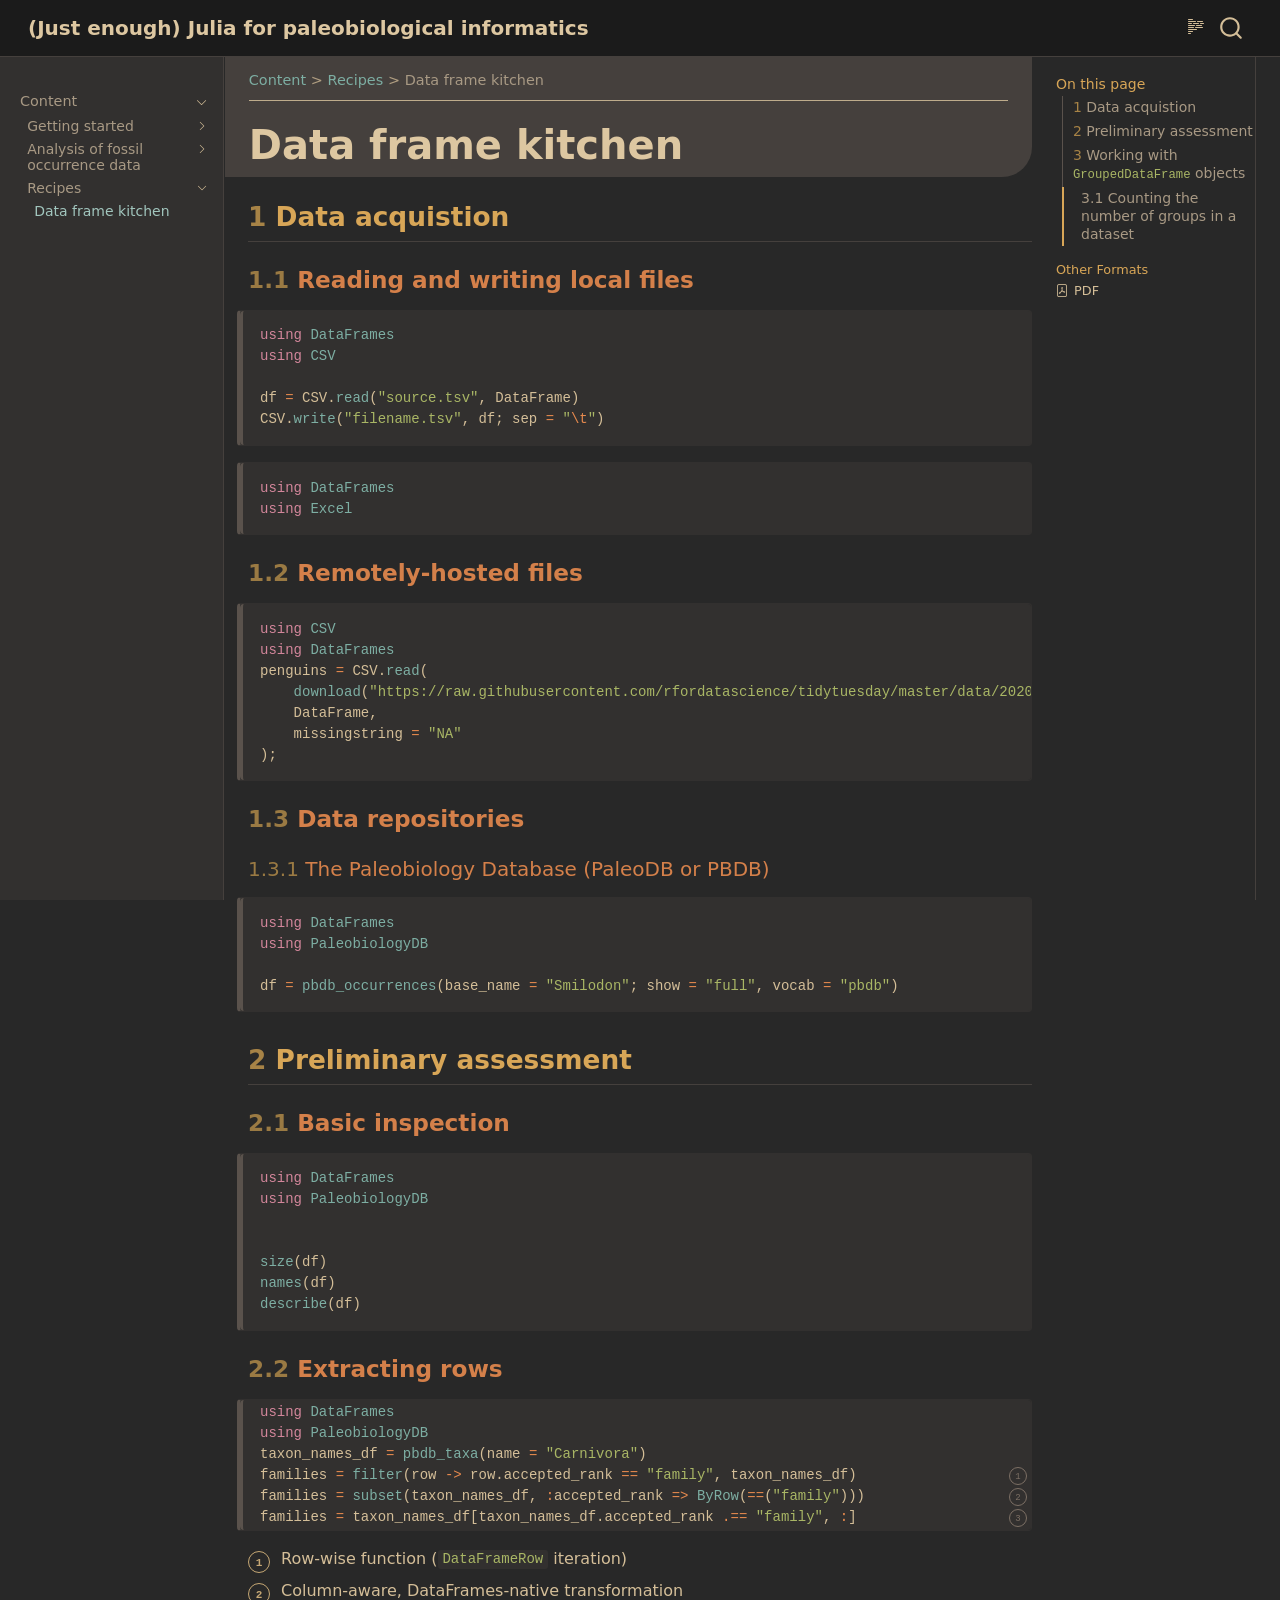
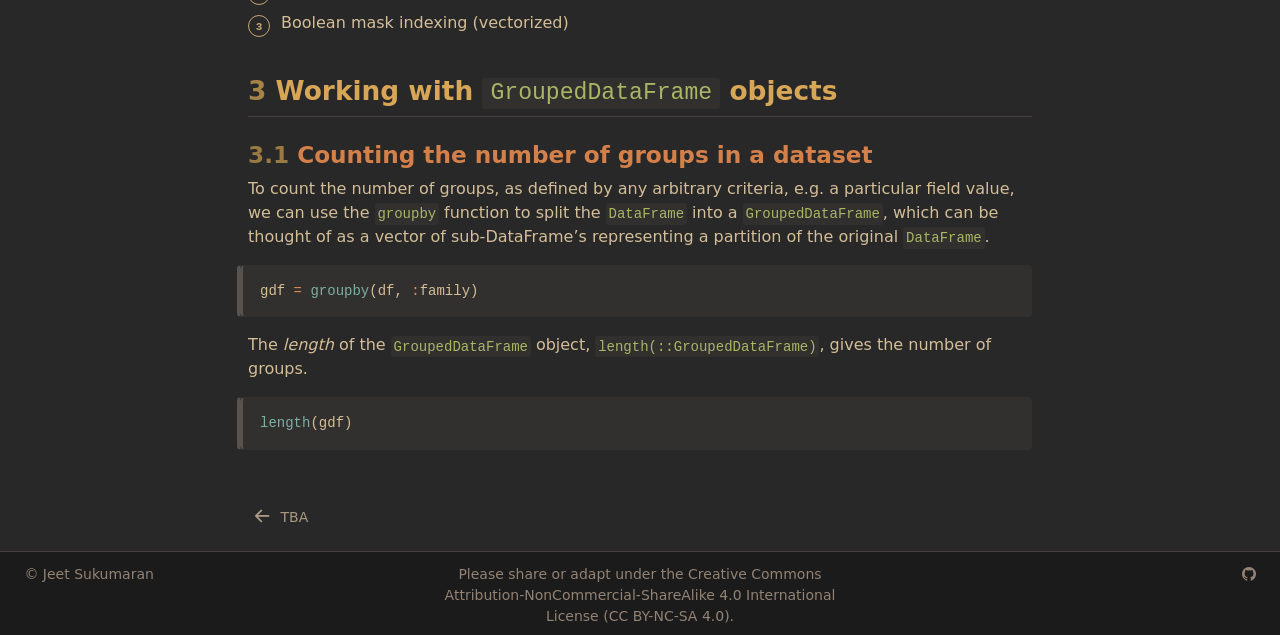
<file: content/04_recipes/dataframes/index.html>
<!DOCTYPE html>
<html xmlns="http://www.w3.org/1999/xhtml" lang="en" xml:lang="en"><head>

<meta charset="utf-8">
<meta name="generator" content="quarto-1.8.26">

<meta name="viewport" content="width=device-width, initial-scale=1.0, user-scalable=yes">

<meta name="author" content="">

<title>Data frame kitchen – (Just enough) Julia for paleobiological informatics</title>
<style>
code{white-space: pre-wrap;}
span.smallcaps{font-variant: small-caps;}
div.columns{display: flex; gap: min(4vw, 1.5em);}
div.column{flex: auto; overflow-x: auto;}
div.hanging-indent{margin-left: 1.5em; text-indent: -1.5em;}
ul.task-list{list-style: none;}
ul.task-list li input[type="checkbox"] {
  width: 0.8em;
  margin: 0 0.8em 0.2em -1em; /* quarto-specific, see https://github.com/quarto-dev/quarto-cli/issues/4556 */ 
  vertical-align: middle;
}
/* CSS for syntax highlighting */
html { -webkit-text-size-adjust: 100%; }
pre > code.sourceCode { white-space: pre; position: relative; }
pre > code.sourceCode > span { display: inline-block; line-height: 1.25; }
pre > code.sourceCode > span:empty { height: 1.2em; }
.sourceCode { overflow: visible; }
code.sourceCode > span { color: inherit; text-decoration: inherit; }
div.sourceCode { margin: 1em 0; }
pre.sourceCode { margin: 0; }
@media screen {
div.sourceCode { overflow: auto; }
}
@media print {
pre > code.sourceCode { white-space: pre-wrap; }
pre > code.sourceCode > span { text-indent: -5em; padding-left: 5em; }
}
pre.numberSource code
  { counter-reset: source-line 0; }
pre.numberSource code > span
  { position: relative; left: -4em; counter-increment: source-line; }
pre.numberSource code > span > a:first-child::before
  { content: counter(source-line);
    position: relative; left: -1em; text-align: right; vertical-align: baseline;
    border: none; display: inline-block;
    -webkit-touch-callout: none; -webkit-user-select: none;
    -khtml-user-select: none; -moz-user-select: none;
    -ms-user-select: none; user-select: none;
    padding: 0 4px; width: 4em;
  }
pre.numberSource { margin-left: 3em;  padding-left: 4px; }
div.sourceCode
  {   }
@media screen {
pre > code.sourceCode > span > a:first-child::before { text-decoration: underline; }
}
</style>


<script src="../../../site_libs/quarto-nav/quarto-nav.js"></script>
<script src="../../../site_libs/quarto-nav/headroom.min.js"></script>
<script src="../../../site_libs/clipboard/clipboard.min.js"></script>
<script src="../../../site_libs/quarto-search/autocomplete.umd.js"></script>
<script src="../../../site_libs/quarto-search/fuse.min.js"></script>
<script src="../../../site_libs/quarto-search/quarto-search.js"></script>
<meta name="quarto:offset" content="../../../">
<link href="../../../content/02_working-with-fossil-occurrence-data/03_tracking-biotic-turnovers/index.html" rel="prev">
<script src="../../../site_libs/quarto-html/quarto.js" type="module"></script>
<script src="../../../site_libs/quarto-html/tabsets/tabsets.js" type="module"></script>
<script src="../../../site_libs/quarto-html/axe/axe-check.js" type="module"></script>
<script src="../../../site_libs/quarto-html/popper.min.js"></script>
<script src="../../../site_libs/quarto-html/tippy.umd.min.js"></script>
<script src="../../../site_libs/quarto-html/anchor.min.js"></script>
<link href="../../../site_libs/quarto-html/tippy.css" rel="stylesheet">
<link href="../../../site_libs/quarto-html/quarto-syntax-highlighting-dark-73aefa681a184d07c95eaabdd48b83f8.css" rel="stylesheet" id="quarto-text-highlighting-styles">
<script src="../../../site_libs/bootstrap/bootstrap.min.js"></script>
<link href="../../../site_libs/bootstrap/bootstrap-icons.css" rel="stylesheet">
<link href="../../../site_libs/bootstrap/bootstrap-26af8a396895709f2974f33c897d4de8.min.css" rel="stylesheet" append-hash="true" id="quarto-bootstrap" data-mode="dark">
<link href="../../../site_libs/quarto-contrib/foldbox/foldbox.css" rel="stylesheet">
<script id="quarto-search-options" type="application/json">{
  "location": "navbar",
  "copy-button": false,
  "collapse-after": 3,
  "panel-placement": "end",
  "type": "overlay",
  "limit": 50,
  "keyboard-shortcut": [
    "f",
    "/",
    "s"
  ],
  "show-item-context": false,
  "language": {
    "search-no-results-text": "No results",
    "search-matching-documents-text": "matching documents",
    "search-copy-link-title": "Copy link to search",
    "search-hide-matches-text": "Hide additional matches",
    "search-more-match-text": "more match in this document",
    "search-more-matches-text": "more matches in this document",
    "search-clear-button-title": "Clear",
    "search-text-placeholder": "",
    "search-detached-cancel-button-title": "Cancel",
    "search-submit-button-title": "Submit",
    "search-label": "Search"
  }
}</script>
<style>
.key-concepts {
  --color1: #7c6f64;
  --color2: #000000;
}
</style>


</head>

<body class="nav-sidebar docked nav-fixed quarto-light">

<div id="quarto-search-results"></div>
  <header id="quarto-header" class="headroom fixed-top">
    <nav class="navbar navbar-expand-lg " data-bs-theme="dark">
      <div class="navbar-container container-fluid">
      <div class="navbar-brand-container mx-auto">
    <a class="navbar-brand" href="../../../index.html">
    <span class="navbar-title">(Just enough) Julia for paleobiological informatics</span>
    </a>
  </div>
        <div class="quarto-navbar-tools tools-end">
  <a href="" class="quarto-reader-toggle quarto-navigation-tool px-1" onclick="window.quartoToggleReader(); return false;" title="Toggle reader mode">
  <div class="quarto-reader-toggle-btn">
  <i class="bi"></i>
  </div>
</a>
</div>
          <div id="quarto-search" class="" title="Search"></div>
      </div> <!-- /container-fluid -->
    </nav>
  <nav class="quarto-secondary-nav">
    <div class="container-fluid d-flex">
      <button type="button" class="quarto-btn-toggle btn" data-bs-toggle="collapse" role="button" data-bs-target=".quarto-sidebar-collapse-item" aria-controls="quarto-sidebar" aria-expanded="false" aria-label="Toggle sidebar navigation" onclick="if (window.quartoToggleHeadroom) { window.quartoToggleHeadroom(); }">
        <i class="bi bi-layout-text-sidebar-reverse"></i>
      </button>
        <nav class="quarto-page-breadcrumbs" aria-label="breadcrumb"><ol class="breadcrumb"><li class="breadcrumb-item"><a href="../../../content/01_getting-started/index.html">Content</a></li><li class="breadcrumb-item"><a href="../../../content/04_recipes/dataframes/index.html">Recipes</a></li><li class="breadcrumb-item"><a href="../../../content/04_recipes/dataframes/index.html">Data frame kitchen</a></li></ol></nav>
        <a class="flex-grow-1" role="navigation" data-bs-toggle="collapse" data-bs-target=".quarto-sidebar-collapse-item" aria-controls="quarto-sidebar" aria-expanded="false" aria-label="Toggle sidebar navigation" onclick="if (window.quartoToggleHeadroom) { window.quartoToggleHeadroom(); }">      
        </a>
    </div>
  </nav>
</header>
<!-- content -->
<div id="quarto-content" class="quarto-container page-columns page-rows-contents page-layout-full page-navbar">
<!-- sidebar -->
  <nav id="quarto-sidebar" class="sidebar collapse collapse-horizontal quarto-sidebar-collapse-item sidebar-navigation docked overflow-auto">
    <div class="sidebar-menu-container"> 
    <ul class="list-unstyled mt-1">
        <li class="sidebar-item sidebar-item-section">
      <div class="sidebar-item-container"> 
            <a class="sidebar-item-text sidebar-link text-start" data-bs-toggle="collapse" data-bs-target="#quarto-sidebar-section-1" role="navigation" aria-expanded="true">
 <span class="menu-text">Content</span></a>
          <a class="sidebar-item-toggle text-start" data-bs-toggle="collapse" data-bs-target="#quarto-sidebar-section-1" role="navigation" aria-expanded="true" aria-label="Toggle section">
            <i class="bi bi-chevron-right ms-2"></i>
          </a> 
      </div>
      <ul id="quarto-sidebar-section-1" class="collapse list-unstyled sidebar-section depth1 show">  
          <li class="sidebar-item sidebar-item-section">
      <div class="sidebar-item-container"> 
            <a href="../../../content/01_getting-started/index.html" class="sidebar-item-text sidebar-link">
 <span class="menu-text">Getting started</span></a>
          <a class="sidebar-item-toggle text-start collapsed" data-bs-toggle="collapse" data-bs-target="#quarto-sidebar-section-2" role="navigation" aria-expanded="false" aria-label="Toggle section">
            <i class="bi bi-chevron-right ms-2"></i>
          </a> 
      </div>
      <ul id="quarto-sidebar-section-2" class="collapse list-unstyled sidebar-section depth2 ">  
          <li class="sidebar-item">
  <div class="sidebar-item-container"> 
  <a href="../../../content/01_getting-started/01_introduction/index.html" class="sidebar-item-text sidebar-link">
 <span class="menu-text">Introduction and overview</span></a>
  </div>
</li>
          <li class="sidebar-item">
  <div class="sidebar-item-container"> 
  <a href="../../../content/01_getting-started/02_setup-and-installation/index.html" class="sidebar-item-text sidebar-link">
 <span class="menu-text">Basic setup and installation</span></a>
  </div>
</li>
      </ul>
  </li>
          <li class="sidebar-item sidebar-item-section">
      <div class="sidebar-item-container"> 
            <a href="../../../content/02_working-with-fossil-occurrence-data/index.html" class="sidebar-item-text sidebar-link">
 <span class="menu-text">Analysis of fossil occurrence data</span></a>
          <a class="sidebar-item-toggle text-start collapsed" data-bs-toggle="collapse" data-bs-target="#quarto-sidebar-section-3" role="navigation" aria-expanded="false" aria-label="Toggle section">
            <i class="bi bi-chevron-right ms-2"></i>
          </a> 
      </div>
      <ul id="quarto-sidebar-section-3" class="collapse list-unstyled sidebar-section depth2 ">  
          <li class="sidebar-item">
  <div class="sidebar-item-container"> 
  <a href="../../../content/02_working-with-fossil-occurrence-data/02_range-through-time-diversity/index.html" class="sidebar-item-text sidebar-link">
 <span class="menu-text">Range through time diversity analysis</span></a>
  </div>
</li>
          <li class="sidebar-item">
  <div class="sidebar-item-container"> 
  <a href="../../../content/02_working-with-fossil-occurrence-data/03_tracking-biotic-turnovers/index.html" class="sidebar-item-text sidebar-link">
 <span class="menu-text">TBA</span></a>
  </div>
</li>
      </ul>
  </li>
          <li class="sidebar-item sidebar-item-section">
      <div class="sidebar-item-container"> 
            <a class="sidebar-item-text sidebar-link text-start" data-bs-toggle="collapse" data-bs-target="#quarto-sidebar-section-4" role="navigation" aria-expanded="true">
 <span class="menu-text">Recipes</span></a>
          <a class="sidebar-item-toggle text-start" data-bs-toggle="collapse" data-bs-target="#quarto-sidebar-section-4" role="navigation" aria-expanded="true" aria-label="Toggle section">
            <i class="bi bi-chevron-right ms-2"></i>
          </a> 
      </div>
      <ul id="quarto-sidebar-section-4" class="collapse list-unstyled sidebar-section depth2 show">  
          <li class="sidebar-item">
  <div class="sidebar-item-container"> 
  <a href="../../../content/04_recipes/dataframes/index.html" class="sidebar-item-text sidebar-link active">
 <span class="menu-text">Data frame kitchen</span></a>
  </div>
</li>
      </ul>
  </li>
      </ul>
  </li>
    </ul>
    </div>
</nav>
<div id="quarto-sidebar-glass" class="quarto-sidebar-collapse-item" data-bs-toggle="collapse" data-bs-target=".quarto-sidebar-collapse-item"></div>
<!-- margin-sidebar -->
    <div id="quarto-margin-sidebar" class="sidebar margin-sidebar">
        <nav id="TOC" role="doc-toc" class="toc-active">
    <h2 id="toc-title">On this page</h2>
   
  <ul>
  <li><a href="#data-acquistion" id="toc-data-acquistion" class="nav-link active" data-scroll-target="#data-acquistion"><span class="header-section-number">1</span> Data acquistion</a>
  <ul class="collapse">
  <li><a href="#reading-and-writing-local-files" id="toc-reading-and-writing-local-files" class="nav-link" data-scroll-target="#reading-and-writing-local-files"><span class="header-section-number">1.1</span> Reading and writing local files</a></li>
  <li><a href="#remotely-hosted-files" id="toc-remotely-hosted-files" class="nav-link" data-scroll-target="#remotely-hosted-files"><span class="header-section-number">1.2</span> Remotely-hosted files</a></li>
  <li><a href="#data-repositories" id="toc-data-repositories" class="nav-link" data-scroll-target="#data-repositories"><span class="header-section-number">1.3</span> Data repositories</a></li>
  </ul></li>
  <li><a href="#preliminary-assessment" id="toc-preliminary-assessment" class="nav-link" data-scroll-target="#preliminary-assessment"><span class="header-section-number">2</span> Preliminary assessment</a>
  <ul class="collapse">
  <li><a href="#basic-inspection" id="toc-basic-inspection" class="nav-link" data-scroll-target="#basic-inspection"><span class="header-section-number">2.1</span> Basic inspection</a></li>
  <li><a href="#extracting-rows" id="toc-extracting-rows" class="nav-link" data-scroll-target="#extracting-rows"><span class="header-section-number">2.2</span> Extracting rows</a></li>
  </ul></li>
  <li><a href="#working-with-groupeddataframe-objects" id="toc-working-with-groupeddataframe-objects" class="nav-link" data-scroll-target="#working-with-groupeddataframe-objects"><span class="header-section-number">3</span> Working with <code>GroupedDataFrame</code> objects</a>
  <ul class="collapse">
  <li><a href="#counting-the-number-of-groups-in-a-dataset" id="toc-counting-the-number-of-groups-in-a-dataset" class="nav-link" data-scroll-target="#counting-the-number-of-groups-in-a-dataset"><span class="header-section-number">3.1</span> Counting the number of groups in a dataset</a></li>
  </ul></li>
  </ul>
<div class="quarto-alternate-formats"><h2>Other Formats</h2><ul><li><a href="index.pdf"><i class="bi bi-file-pdf"></i>PDF</a></li></ul></div></nav>
    </div>
<!-- main -->
<main class="content column-body" id="quarto-document-content">

<header id="title-block-header" class="quarto-title-block default"><nav class="quarto-page-breadcrumbs quarto-title-breadcrumbs d-none d-lg-block" aria-label="breadcrumb"><ol class="breadcrumb"><li class="breadcrumb-item"><a href="../../../content/01_getting-started/index.html">Content</a></li><li class="breadcrumb-item"><a href="../../../content/04_recipes/dataframes/index.html">Recipes</a></li><li class="breadcrumb-item"><a href="../../../content/04_recipes/dataframes/index.html">Data frame kitchen</a></li></ol></nav>
<div class="quarto-title">
<h1 class="title">Data frame kitchen</h1>
</div>



<div class="quarto-title-meta column-body">

    
  
    
  </div>
  


</header>


<section id="data-acquistion" class="level2" data-number="1">
<h2 data-number="1" class="anchored" data-anchor-id="data-acquistion"><span class="header-section-number">1</span> Data acquistion</h2>
<section id="reading-and-writing-local-files" class="level3" data-number="1.1">
<h3 data-number="1.1" class="anchored" data-anchor-id="reading-and-writing-local-files"><span class="header-section-number">1.1</span> Reading and writing local files</h3>
<div class="code-copy-outer-scaffold"><div class="sourceCode" id="cb1"><pre class="sourceCode julia code-with-copy"><code class="sourceCode julia"><span id="cb1-1"><a href="#cb1-1" aria-hidden="true" tabindex="-1"></a><span class="im">using</span> <span class="bu">DataFrames</span></span>
<span id="cb1-2"><a href="#cb1-2" aria-hidden="true" tabindex="-1"></a><span class="im">using</span> <span class="bu">CSV</span></span>
<span id="cb1-3"><a href="#cb1-3" aria-hidden="true" tabindex="-1"></a></span>
<span id="cb1-4"><a href="#cb1-4" aria-hidden="true" tabindex="-1"></a>df <span class="op">=</span> CSV.<span class="fu">read</span>(<span class="st">"source.tsv"</span>, DataFrame)</span>
<span id="cb1-5"><a href="#cb1-5" aria-hidden="true" tabindex="-1"></a>CSV.<span class="fu">write</span>(<span class="st">"filename.tsv"</span>, df; sep <span class="op">=</span> <span class="st">"</span><span class="sc">\t</span><span class="st">"</span>)</span></code></pre></div><button title="Copy to Clipboard" class="code-copy-button"><i class="bi"></i></button></div>
<div class="code-copy-outer-scaffold"><div class="sourceCode" id="cb2"><pre class="sourceCode julia code-with-copy"><code class="sourceCode julia"><span id="cb2-1"><a href="#cb2-1" aria-hidden="true" tabindex="-1"></a><span class="im">using</span> <span class="bu">DataFrames</span></span>
<span id="cb2-2"><a href="#cb2-2" aria-hidden="true" tabindex="-1"></a><span class="im">using</span> <span class="bu">Excel</span></span></code></pre></div><button title="Copy to Clipboard" class="code-copy-button"><i class="bi"></i></button></div>
</section>
<section id="remotely-hosted-files" class="level3" data-number="1.2">
<h3 data-number="1.2" class="anchored" data-anchor-id="remotely-hosted-files"><span class="header-section-number">1.2</span> Remotely-hosted files</h3>
<div class="code-copy-outer-scaffold"><div class="sourceCode" id="cb3"><pre class="sourceCode julia code-with-copy"><code class="sourceCode julia"><span id="cb3-1"><a href="#cb3-1" aria-hidden="true" tabindex="-1"></a><span class="im">using</span> <span class="bu">CSV</span></span>
<span id="cb3-2"><a href="#cb3-2" aria-hidden="true" tabindex="-1"></a><span class="im">using</span> <span class="bu">DataFrames</span></span>
<span id="cb3-3"><a href="#cb3-3" aria-hidden="true" tabindex="-1"></a>penguins <span class="op">=</span> CSV.<span class="fu">read</span>(</span>
<span id="cb3-4"><a href="#cb3-4" aria-hidden="true" tabindex="-1"></a>    <span class="fu">download</span>(<span class="st">"https://raw.githubusercontent.com/rfordatascience/tidytuesday/master/data/2020/2020-07-28/penguins.csv"</span>),</span>
<span id="cb3-5"><a href="#cb3-5" aria-hidden="true" tabindex="-1"></a>    DataFrame,</span>
<span id="cb3-6"><a href="#cb3-6" aria-hidden="true" tabindex="-1"></a>    missingstring <span class="op">=</span> <span class="st">"NA"</span></span>
<span id="cb3-7"><a href="#cb3-7" aria-hidden="true" tabindex="-1"></a>);</span></code></pre></div><button title="Copy to Clipboard" class="code-copy-button"><i class="bi"></i></button></div>
</section>
<section id="data-repositories" class="level3" data-number="1.3">
<h3 data-number="1.3" class="anchored" data-anchor-id="data-repositories"><span class="header-section-number">1.3</span> Data repositories</h3>
<section id="the-paleobiology-database-paleodb-or-pbdb" class="level4" data-number="1.3.1">
<h4 data-number="1.3.1" class="anchored" data-anchor-id="the-paleobiology-database-paleodb-or-pbdb"><span class="header-section-number">1.3.1</span> The Paleobiology Database (PaleoDB or PBDB)</h4>
<div class="code-copy-outer-scaffold"><div class="sourceCode" id="cb4"><pre class="sourceCode julia code-with-copy"><code class="sourceCode julia"><span id="cb4-1"><a href="#cb4-1" aria-hidden="true" tabindex="-1"></a><span class="im">using</span> <span class="bu">DataFrames</span></span>
<span id="cb4-2"><a href="#cb4-2" aria-hidden="true" tabindex="-1"></a><span class="im">using</span> <span class="bu">PaleobiologyDB</span></span>
<span id="cb4-3"><a href="#cb4-3" aria-hidden="true" tabindex="-1"></a></span>
<span id="cb4-4"><a href="#cb4-4" aria-hidden="true" tabindex="-1"></a>df <span class="op">=</span> <span class="fu">pbdb_occurrences</span>(base_name <span class="op">=</span> <span class="st">"Smilodon"</span>; show <span class="op">=</span> <span class="st">"full"</span>, vocab <span class="op">=</span> <span class="st">"pbdb"</span>)</span></code></pre></div><button title="Copy to Clipboard" class="code-copy-button"><i class="bi"></i></button></div>
</section>
</section>
</section>
<section id="preliminary-assessment" class="level2" data-number="2">
<h2 data-number="2" class="anchored" data-anchor-id="preliminary-assessment"><span class="header-section-number">2</span> Preliminary assessment</h2>
<section id="basic-inspection" class="level3" data-number="2.1">
<h3 data-number="2.1" class="anchored" data-anchor-id="basic-inspection"><span class="header-section-number">2.1</span> Basic inspection</h3>
<div class="code-copy-outer-scaffold"><div class="sourceCode" id="cb5"><pre class="sourceCode julia code-with-copy"><code class="sourceCode julia"><span id="cb5-1"><a href="#cb5-1" aria-hidden="true" tabindex="-1"></a><span class="im">using</span> <span class="bu">DataFrames</span></span>
<span id="cb5-2"><a href="#cb5-2" aria-hidden="true" tabindex="-1"></a><span class="im">using</span> <span class="bu">PaleobiologyDB</span></span>
<span id="cb5-3"><a href="#cb5-3" aria-hidden="true" tabindex="-1"></a></span>
<span id="cb5-4"><a href="#cb5-4" aria-hidden="true" tabindex="-1"></a></span>
<span id="cb5-5"><a href="#cb5-5" aria-hidden="true" tabindex="-1"></a><span class="fu">size</span>(df)</span>
<span id="cb5-6"><a href="#cb5-6" aria-hidden="true" tabindex="-1"></a><span class="fu">names</span>(df)</span>
<span id="cb5-7"><a href="#cb5-7" aria-hidden="true" tabindex="-1"></a><span class="fu">describe</span>(df)</span></code></pre></div><button title="Copy to Clipboard" class="code-copy-button"><i class="bi"></i></button></div>
</section>
<section id="extracting-rows" class="level3" data-number="2.2">
<h3 data-number="2.2" class="anchored" data-anchor-id="extracting-rows"><span class="header-section-number">2.2</span> Extracting rows</h3>
<div class="code-copy-outer-scaffold"><div class="sourceCode" id="annotated-cell-6"><pre class="sourceCode julia code-annotation-code code-with-copy code-annotated"><code class="sourceCode julia"><span id="annotated-cell-6-1"><a href="#annotated-cell-6-1" aria-hidden="true" tabindex="-1"></a><span class="im">using</span> <span class="bu">DataFrames</span></span>
<span id="annotated-cell-6-2"><a href="#annotated-cell-6-2" aria-hidden="true" tabindex="-1"></a><span class="im">using</span> <span class="bu">PaleobiologyDB</span></span>
<span id="annotated-cell-6-3"><a href="#annotated-cell-6-3" aria-hidden="true" tabindex="-1"></a>taxon_names_df <span class="op">=</span> <span class="fu">pbdb_taxa</span>(name <span class="op">=</span> <span class="st">"Carnivora"</span>)</span>
<a class="code-annotation-anchor" data-target-cell="annotated-cell-6" data-target-annotation="1" onclick="event.preventDefault();">1</a><span id="annotated-cell-6-4" class="code-annotation-target"><a href="#annotated-cell-6-4" aria-hidden="true" tabindex="-1"></a>families <span class="op">=</span> <span class="fu">filter</span>(row <span class="op">-&gt;</span> row.accepted_rank <span class="op">==</span> <span class="st">"family"</span>, taxon_names_df)</span>
<a class="code-annotation-anchor" data-target-cell="annotated-cell-6" data-target-annotation="2" onclick="event.preventDefault();">2</a><span id="annotated-cell-6-5" class="code-annotation-target"><a href="#annotated-cell-6-5" aria-hidden="true" tabindex="-1"></a>families <span class="op">=</span> <span class="fu">subset</span>(taxon_names_df, <span class="op">:</span>accepted_rank <span class="op">=&gt;</span> <span class="fu">ByRow</span>(<span class="op">==</span>(<span class="st">"family"</span>)))</span>
<a class="code-annotation-anchor" data-target-cell="annotated-cell-6" data-target-annotation="3" onclick="event.preventDefault();">3</a><span id="annotated-cell-6-6" class="code-annotation-target"><a href="#annotated-cell-6-6" aria-hidden="true" tabindex="-1"></a>families <span class="op">=</span> taxon_names_df[taxon_names_df.accepted_rank <span class="op">.==</span> <span class="st">"family"</span>, <span class="op">:</span>]</span><div class="code-annotation-gutter-bg"></div><div class="code-annotation-gutter"></div></code></pre></div><button title="Copy to Clipboard" class="code-copy-button"><i class="bi"></i></button></div>
<dl class="code-annotation-container-grid">
<dt data-target-cell="annotated-cell-6" data-target-annotation="1">1</dt>
<dd>
<span data-code-cell="annotated-cell-6" data-code-lines="4" data-code-annotation="1">Row-wise function (<code>DataFrameRow</code> iteration)</span>
</dd>
<dt data-target-cell="annotated-cell-6" data-target-annotation="2">2</dt>
<dd>
<span data-code-cell="annotated-cell-6" data-code-lines="5" data-code-annotation="2">Column-aware, DataFrames-native transformation</span>
</dd>
<dt data-target-cell="annotated-cell-6" data-target-annotation="3">3</dt>
<dd>
<span data-code-cell="annotated-cell-6" data-code-lines="6" data-code-annotation="3">Boolean mask indexing (vectorized)</span>
</dd>
</dl>
</section>
</section>
<section id="working-with-groupeddataframe-objects" class="level2" data-number="3">
<h2 data-number="3" class="anchored" data-anchor-id="working-with-groupeddataframe-objects"><span class="header-section-number">3</span> Working with <code>GroupedDataFrame</code> objects</h2>
<section id="counting-the-number-of-groups-in-a-dataset" class="level3" data-number="3.1">
<h3 data-number="3.1" class="anchored" data-anchor-id="counting-the-number-of-groups-in-a-dataset"><span class="header-section-number">3.1</span> Counting the number of groups in a dataset</h3>
<p>To count the number of groups, as defined by any arbitrary criteria, e.g.&nbsp;a particular field value, we can use the <code>groupby</code> function to split the <code>DataFrame</code> into a <code>GroupedDataFrame</code>, which can be thought of as a vector of sub-DataFrame’s representing a partition of the original <code>DataFrame</code>.</p>
<div class="code-copy-outer-scaffold"><div class="sourceCode" id="cb6"><pre class="sourceCode julia code-with-copy"><code class="sourceCode julia"><span id="cb6-1"><a href="#cb6-1" aria-hidden="true" tabindex="-1"></a>gdf <span class="op">=</span> <span class="fu">groupby</span>(df, <span class="op">:</span>family)</span></code></pre></div><button title="Copy to Clipboard" class="code-copy-button"><i class="bi"></i></button></div>
<p>The <em>length</em> of the <code>GroupedDataFrame</code> object, <code>length(::GroupedDataFrame)</code>, gives the number of groups.</p>
<div class="code-copy-outer-scaffold"><div class="sourceCode" id="cb7"><pre class="sourceCode julia code-with-copy"><code class="sourceCode julia"><span id="cb7-1"><a href="#cb7-1" aria-hidden="true" tabindex="-1"></a><span class="fu">length</span>(gdf)</span></code></pre></div><button title="Copy to Clipboard" class="code-copy-button"><i class="bi"></i></button></div>


</section>
</section>

<a onclick="window.scrollTo(0, 0); return false;" role="button" id="quarto-back-to-top"><i class="bi bi-arrow-up"></i> Back to top</a></main> <!-- /main -->
<script id="quarto-html-after-body" type="application/javascript">
  window.document.addEventListener("DOMContentLoaded", function (event) {
    const icon = "";
    const anchorJS = new window.AnchorJS();
    anchorJS.options = {
      placement: 'right',
      icon: icon
    };
    anchorJS.add('.anchored');
    const isCodeAnnotation = (el) => {
      for (const clz of el.classList) {
        if (clz.startsWith('code-annotation-')) {                     
          return true;
        }
      }
      return false;
    }
    const onCopySuccess = function(e) {
      // button target
      const button = e.trigger;
      // don't keep focus
      button.blur();
      // flash "checked"
      button.classList.add('code-copy-button-checked');
      var currentTitle = button.getAttribute("title");
      button.setAttribute("title", "Copied!");
      let tooltip;
      if (window.bootstrap) {
        button.setAttribute("data-bs-toggle", "tooltip");
        button.setAttribute("data-bs-placement", "left");
        button.setAttribute("data-bs-title", "Copied!");
        tooltip = new bootstrap.Tooltip(button, 
          { trigger: "manual", 
            customClass: "code-copy-button-tooltip",
            offset: [0, -8]});
        tooltip.show();    
      }
      setTimeout(function() {
        if (tooltip) {
          tooltip.hide();
          button.removeAttribute("data-bs-title");
          button.removeAttribute("data-bs-toggle");
          button.removeAttribute("data-bs-placement");
        }
        button.setAttribute("title", currentTitle);
        button.classList.remove('code-copy-button-checked');
      }, 1000);
      // clear code selection
      e.clearSelection();
    }
    const getTextToCopy = function(trigger) {
      const outerScaffold = trigger.parentElement.cloneNode(true);
      const codeEl = outerScaffold.querySelector('code');
      for (const childEl of codeEl.children) {
        if (isCodeAnnotation(childEl)) {
          childEl.remove();
        }
      }
      return codeEl.innerText;
    }
    const clipboard = new window.ClipboardJS('.code-copy-button:not([data-in-quarto-modal])', {
      text: getTextToCopy
    });
    clipboard.on('success', onCopySuccess);
    if (window.document.getElementById('quarto-embedded-source-code-modal')) {
      const clipboardModal = new window.ClipboardJS('.code-copy-button[data-in-quarto-modal]', {
        text: getTextToCopy,
        container: window.document.getElementById('quarto-embedded-source-code-modal')
      });
      clipboardModal.on('success', onCopySuccess);
    }
      var localhostRegex = new RegExp(/^(?:http|https):\/\/localhost\:?[0-9]*\//);
      var mailtoRegex = new RegExp(/^mailto:/);
        var filterRegex = new RegExp('/' + window.location.host + '/');
      var isInternal = (href) => {
          return filterRegex.test(href) || localhostRegex.test(href) || mailtoRegex.test(href);
      }
      // Inspect non-navigation links and adorn them if external
     var links = window.document.querySelectorAll('a[href]:not(.nav-link):not(.navbar-brand):not(.toc-action):not(.sidebar-link):not(.sidebar-item-toggle):not(.pagination-link):not(.no-external):not([aria-hidden]):not(.dropdown-item):not(.quarto-navigation-tool):not(.about-link)');
      for (var i=0; i<links.length; i++) {
        const link = links[i];
        if (!isInternal(link.href)) {
          // undo the damage that might have been done by quarto-nav.js in the case of
          // links that we want to consider external
          if (link.dataset.originalHref !== undefined) {
            link.href = link.dataset.originalHref;
          }
        }
      }
    function tippyHover(el, contentFn, onTriggerFn, onUntriggerFn) {
      const config = {
        allowHTML: true,
        maxWidth: 500,
        delay: 100,
        arrow: false,
        appendTo: function(el) {
            return el.parentElement;
        },
        interactive: true,
        interactiveBorder: 10,
        theme: 'quarto',
        placement: 'bottom-start',
      };
      if (contentFn) {
        config.content = contentFn;
      }
      if (onTriggerFn) {
        config.onTrigger = onTriggerFn;
      }
      if (onUntriggerFn) {
        config.onUntrigger = onUntriggerFn;
      }
      window.tippy(el, config); 
    }
    const noterefs = window.document.querySelectorAll('a[role="doc-noteref"]');
    for (var i=0; i<noterefs.length; i++) {
      const ref = noterefs[i];
      tippyHover(ref, function() {
        // use id or data attribute instead here
        let href = ref.getAttribute('data-footnote-href') || ref.getAttribute('href');
        try { href = new URL(href).hash; } catch {}
        const id = href.replace(/^#\/?/, "");
        const note = window.document.getElementById(id);
        if (note) {
          return note.innerHTML;
        } else {
          return "";
        }
      });
    }
    const xrefs = window.document.querySelectorAll('a.quarto-xref');
    const processXRef = (id, note) => {
      // Strip column container classes
      const stripColumnClz = (el) => {
        el.classList.remove("page-full", "page-columns");
        if (el.children) {
          for (const child of el.children) {
            stripColumnClz(child);
          }
        }
      }
      stripColumnClz(note)
      if (id === null || id.startsWith('sec-')) {
        // Special case sections, only their first couple elements
        const container = document.createElement("div");
        if (note.children && note.children.length > 2) {
          container.appendChild(note.children[0].cloneNode(true));
          for (let i = 1; i < note.children.length; i++) {
            const child = note.children[i];
            if (child.tagName === "P" && child.innerText === "") {
              continue;
            } else {
              container.appendChild(child.cloneNode(true));
              break;
            }
          }
          if (window.Quarto?.typesetMath) {
            window.Quarto.typesetMath(container);
          }
          return container.innerHTML
        } else {
          if (window.Quarto?.typesetMath) {
            window.Quarto.typesetMath(note);
          }
          return note.innerHTML;
        }
      } else {
        // Remove any anchor links if they are present
        const anchorLink = note.querySelector('a.anchorjs-link');
        if (anchorLink) {
          anchorLink.remove();
        }
        if (window.Quarto?.typesetMath) {
          window.Quarto.typesetMath(note);
        }
        if (note.classList.contains("callout")) {
          return note.outerHTML;
        } else {
          return note.innerHTML;
        }
      }
    }
    for (var i=0; i<xrefs.length; i++) {
      const xref = xrefs[i];
      tippyHover(xref, undefined, function(instance) {
        instance.disable();
        let url = xref.getAttribute('href');
        let hash = undefined; 
        if (url.startsWith('#')) {
          hash = url;
        } else {
          try { hash = new URL(url).hash; } catch {}
        }
        if (hash) {
          const id = hash.replace(/^#\/?/, "");
          const note = window.document.getElementById(id);
          if (note !== null) {
            try {
              const html = processXRef(id, note.cloneNode(true));
              instance.setContent(html);
            } finally {
              instance.enable();
              instance.show();
            }
          } else {
            // See if we can fetch this
            fetch(url.split('#')[0])
            .then(res => res.text())
            .then(html => {
              const parser = new DOMParser();
              const htmlDoc = parser.parseFromString(html, "text/html");
              const note = htmlDoc.getElementById(id);
              if (note !== null) {
                const html = processXRef(id, note);
                instance.setContent(html);
              } 
            }).finally(() => {
              instance.enable();
              instance.show();
            });
          }
        } else {
          // See if we can fetch a full url (with no hash to target)
          // This is a special case and we should probably do some content thinning / targeting
          fetch(url)
          .then(res => res.text())
          .then(html => {
            const parser = new DOMParser();
            const htmlDoc = parser.parseFromString(html, "text/html");
            const note = htmlDoc.querySelector('main.content');
            if (note !== null) {
              // This should only happen for chapter cross references
              // (since there is no id in the URL)
              // remove the first header
              if (note.children.length > 0 && note.children[0].tagName === "HEADER") {
                note.children[0].remove();
              }
              const html = processXRef(null, note);
              instance.setContent(html);
            } 
          }).finally(() => {
            instance.enable();
            instance.show();
          });
        }
      }, function(instance) {
      });
    }
        let selectedAnnoteEl;
        const selectorForAnnotation = ( cell, annotation) => {
          let cellAttr = 'data-code-cell="' + cell + '"';
          let lineAttr = 'data-code-annotation="' +  annotation + '"';
          const selector = 'span[' + cellAttr + '][' + lineAttr + ']';
          return selector;
        }
        const selectCodeLines = (annoteEl) => {
          const doc = window.document;
          const targetCell = annoteEl.getAttribute("data-target-cell");
          const targetAnnotation = annoteEl.getAttribute("data-target-annotation");
          const annoteSpan = window.document.querySelector(selectorForAnnotation(targetCell, targetAnnotation));
          const lines = annoteSpan.getAttribute("data-code-lines").split(",");
          const lineIds = lines.map((line) => {
            return targetCell + "-" + line;
          })
          let top = null;
          let height = null;
          let parent = null;
          if (lineIds.length > 0) {
              //compute the position of the single el (top and bottom and make a div)
              const el = window.document.getElementById(lineIds[0]);
              top = el.offsetTop;
              height = el.offsetHeight;
              parent = el.parentElement.parentElement;
            if (lineIds.length > 1) {
              const lastEl = window.document.getElementById(lineIds[lineIds.length - 1]);
              const bottom = lastEl.offsetTop + lastEl.offsetHeight;
              height = bottom - top;
            }
            if (top !== null && height !== null && parent !== null) {
              // cook up a div (if necessary) and position it 
              let div = window.document.getElementById("code-annotation-line-highlight");
              if (div === null) {
                div = window.document.createElement("div");
                div.setAttribute("id", "code-annotation-line-highlight");
                div.style.position = 'absolute';
                parent.appendChild(div);
              }
              div.style.top = top - 2 + "px";
              div.style.height = height + 4 + "px";
              div.style.left = 0;
              let gutterDiv = window.document.getElementById("code-annotation-line-highlight-gutter");
              if (gutterDiv === null) {
                gutterDiv = window.document.createElement("div");
                gutterDiv.setAttribute("id", "code-annotation-line-highlight-gutter");
                gutterDiv.style.position = 'absolute';
                const codeCell = window.document.getElementById(targetCell);
                const gutter = codeCell.querySelector('.code-annotation-gutter');
                gutter.appendChild(gutterDiv);
              }
              gutterDiv.style.top = top - 2 + "px";
              gutterDiv.style.height = height + 4 + "px";
            }
            selectedAnnoteEl = annoteEl;
          }
        };
        const unselectCodeLines = () => {
          const elementsIds = ["code-annotation-line-highlight", "code-annotation-line-highlight-gutter"];
          elementsIds.forEach((elId) => {
            const div = window.document.getElementById(elId);
            if (div) {
              div.remove();
            }
          });
          selectedAnnoteEl = undefined;
        };
          // Handle positioning of the toggle
      window.addEventListener(
        "resize",
        throttle(() => {
          elRect = undefined;
          if (selectedAnnoteEl) {
            selectCodeLines(selectedAnnoteEl);
          }
        }, 10)
      );
      function throttle(fn, ms) {
      let throttle = false;
      let timer;
        return (...args) => {
          if(!throttle) { // first call gets through
              fn.apply(this, args);
              throttle = true;
          } else { // all the others get throttled
              if(timer) clearTimeout(timer); // cancel #2
              timer = setTimeout(() => {
                fn.apply(this, args);
                timer = throttle = false;
              }, ms);
          }
        };
      }
        // Attach click handler to the DT
        const annoteDls = window.document.querySelectorAll('dt[data-target-cell]');
        for (const annoteDlNode of annoteDls) {
          annoteDlNode.addEventListener('click', (event) => {
            const clickedEl = event.target;
            if (clickedEl !== selectedAnnoteEl) {
              unselectCodeLines();
              const activeEl = window.document.querySelector('dt[data-target-cell].code-annotation-active');
              if (activeEl) {
                activeEl.classList.remove('code-annotation-active');
              }
              selectCodeLines(clickedEl);
              clickedEl.classList.add('code-annotation-active');
            } else {
              // Unselect the line
              unselectCodeLines();
              clickedEl.classList.remove('code-annotation-active');
            }
          });
        }
    const findCites = (el) => {
      const parentEl = el.parentElement;
      if (parentEl) {
        const cites = parentEl.dataset.cites;
        if (cites) {
          return {
            el,
            cites: cites.split(' ')
          };
        } else {
          return findCites(el.parentElement)
        }
      } else {
        return undefined;
      }
    };
    var bibliorefs = window.document.querySelectorAll('a[role="doc-biblioref"]');
    for (var i=0; i<bibliorefs.length; i++) {
      const ref = bibliorefs[i];
      const citeInfo = findCites(ref);
      if (citeInfo) {
        tippyHover(citeInfo.el, function() {
          var popup = window.document.createElement('div');
          citeInfo.cites.forEach(function(cite) {
            var citeDiv = window.document.createElement('div');
            citeDiv.classList.add('hanging-indent');
            citeDiv.classList.add('csl-entry');
            var biblioDiv = window.document.getElementById('ref-' + cite);
            if (biblioDiv) {
              citeDiv.innerHTML = biblioDiv.innerHTML;
            }
            popup.appendChild(citeDiv);
          });
          return popup.innerHTML;
        });
      }
    }
  });
  </script>
<nav class="page-navigation column-body">
  <div class="nav-page nav-page-previous">
      <a href="../../../content/02_working-with-fossil-occurrence-data/03_tracking-biotic-turnovers/index.html" class="pagination-link" aria-label="TBA">
        <i class="bi bi-arrow-left-short"></i> <span class="nav-page-text">TBA</span>
      </a>          
  </div>
  <div class="nav-page nav-page-next">
  </div>
</nav>
</div> <!-- /content -->
<footer class="footer">
  <div class="nav-footer">
    <div class="nav-footer-left">
      <ul class="footer-items list-unstyled">
    <li class="nav-item">
    <a class="nav-link" href="mailto:jeetsukumaran@gmail.com">
<p>© Jeet Sukumaran</p>
</a>
  </li>  
</ul>
    </div>   
    <div class="nav-footer-center">
<p>Please share or adapt under the Creative Commons Attribution-NonCommercial-ShareAlike 4.0 International License (CC BY-NC-SA 4.0).</p>
</div>
    <div class="nav-footer-right">
      <ul class="footer-items list-unstyled">
    <li class="nav-item compact">
    <a class="nav-link" href="https://github.com/jeetsukumaran">
      <i class="bi bi-github" role="img">
</i> 
    </a>
  </li>  
</ul>
    </div>
  </div>
</footer>




</body></html>
</file>
<file: site_libs/quarto-html/tippy.css>
.tippy-box[data-animation=fade][data-state=hidden]{opacity:0}[data-tippy-root]{max-width:calc(100vw - 10px)}.tippy-box{position:relative;background-color:#333;color:#fff;border-radius:4px;font-size:14px;line-height:1.4;white-space:normal;outline:0;transition-property:transform,visibility,opacity}.tippy-box[data-placement^=top]>.tippy-arrow{bottom:0}.tippy-box[data-placement^=top]>.tippy-arrow:before{bottom:-7px;left:0;border-width:8px 8px 0;border-top-color:initial;transform-origin:center top}.tippy-box[data-placement^=bottom]>.tippy-arrow{top:0}.tippy-box[data-placement^=bottom]>.tippy-arrow:before{top:-7px;left:0;border-width:0 8px 8px;border-bottom-color:initial;transform-origin:center bottom}.tippy-box[data-placement^=left]>.tippy-arrow{right:0}.tippy-box[data-placement^=left]>.tippy-arrow:before{border-width:8px 0 8px 8px;border-left-color:initial;right:-7px;transform-origin:center left}.tippy-box[data-placement^=right]>.tippy-arrow{left:0}.tippy-box[data-placement^=right]>.tippy-arrow:before{left:-7px;border-width:8px 8px 8px 0;border-right-color:initial;transform-origin:center right}.tippy-box[data-inertia][data-state=visible]{transition-timing-function:cubic-bezier(.54,1.5,.38,1.11)}.tippy-arrow{width:16px;height:16px;color:#333}.tippy-arrow:before{content:"";position:absolute;border-color:transparent;border-style:solid}.tippy-content{position:relative;padding:5px 9px;z-index:1}
</file>
<file: site_libs/quarto-html/quarto-syntax-highlighting-dark-73aefa681a184d07c95eaabdd48b83f8.css>
/* quarto syntax highlight colors */
:root {
  --quarto-hl-al-color: #ea6962;
  --quarto-hl-an-color: #d3869b;
  --quarto-hl-at-color: #d8a657;
  --quarto-hl-bn-color: #d8a657;
  --quarto-hl-bu-color: #7daea3;
  --quarto-hl-ch-color: #a9b665;
  --quarto-hl-co-color: #7c6f64;
  --quarto-hl-cv-color: #928374;
  --quarto-hl-cn-color: #89b482;
  --quarto-hl-cf-color: #ea6962;
  --quarto-hl-dt-color: #7daea3;
  --quarto-hl-dv-color: #d8a657;
  --quarto-hl-do-color: #928374;
  --quarto-hl-er-color: #ea6962;
  --quarto-hl-ex-color: #d3869b;
  --quarto-hl-fl-color: #d8a657;
  --quarto-hl-fu-color: #7daea3;
  --quarto-hl-im-color: #d3869b;
  --quarto-hl-in-color: #d8a657;
  --quarto-hl-kw-color: #ea6962;
  --quarto-hl-op-color: #e78a4e;
  --quarto-hl-ot-color: #d4be98;
  --quarto-hl-pp-color: #d3869b;
  --quarto-hl-re-color: #89b482;
  --quarto-hl-sc-color: #e78a4e;
  --quarto-hl-ss-color: #89b482;
  --quarto-hl-st-color: #a9b665;
  --quarto-hl-va-color: #d4be98;
  --quarto-hl-vs-color: #89b482;
  --quarto-hl-wa-color: #d8a657;
}

/* other quarto variables */
:root {
  --quarto-font-monospace: SFMono-Regular, Menlo, Monaco, Consolas, "Liberation Mono", "Courier New", monospace;
}

/* syntax highlight based on Pandoc's rules */
pre > code.sourceCode > span {
  color: #d4be98;
}

code.sourceCode > span {
  color: #d4be98;
}

div.sourceCode,
div.sourceCode pre.sourceCode {
  color: #d4be98;
}

/* Normal */
code span {
  color: #d4be98;
}

/* Alert */
code span.al {
  background-color: #4c3432;
  font-weight: bold;
  color: #ea6962;
}

/* Annotation */
code span.an {
  font-style: italic;
  color: #d3869b;
}

/* Attribute */
code span.at {
  color: #d8a657;
}

/* BaseN */
code span.bn {
  color: #d8a657;
}

/* BuiltIn */
code span.bu {
  color: #7daea3;
}

/* ControlFlow */
code span.cf {
  font-weight: bold;
  color: #ea6962;
}

/* Char */
code span.ch {
  color: #a9b665;
}

/* Constant */
code span.cn {
  color: #89b482;
}

/* Comment */
code span.co {
  font-style: italic;
  color: #7c6f64;
}

/* CommentVar */
code span.cv {
  font-style: italic;
  color: #928374;
}

/* Documentation */
code span.do {
  font-style: italic;
  color: #928374;
}

/* DataType */
code span.dt {
  color: #7daea3;
}

/* DecVal */
code span.dv {
  color: #d8a657;
}

/* Error */
code span.er {
  background-color: #4c3432;
  color: #ea6962;
}

/* Extension */
code span.ex {
  color: #d3869b;
}

/* Float */
code span.fl {
  color: #d8a657;
}

/* Function */
code span.fu {
  color: #7daea3;
}

/* Import */
code span.im {
  color: #d3869b;
}

/* Information */
code span.in {
  color: #d8a657;
}

/* Keyword */
code span.kw {
  font-weight: bold;
  color: #ea6962;
}

/* Operator */
code span.op {
  color: #e78a4e;
}

/* Other */
code span.ot {
  color: #d4be98;
}

/* Preprocessor */
code span.pp {
  color: #d3869b;
}

/* RegionMarker */
code span.re {
  background-color: #374141;
  color: #89b482;
}

/* SpecialChar */
code span.sc {
  color: #e78a4e;
}

/* SpecialString */
code span.ss {
  color: #89b482;
}

/* String */
code span.st {
  color: #a9b665;
}

/* Variable */
code span.va {
  color: #d4be98;
}

/* VerbatimString */
code span.vs {
  color: #89b482;
}

/* Warning */
code span.wa {
  color: #d8a657;
}

.prevent-inlining {
  content: "</";
}

/*# sourceMappingURL=72d9eb3e85fdac30afa6f09dcd6785f5.css.map */
</file>
<file: site_libs/quarto-contrib/foldbox/foldbox.css>
.fbx-default{
  --color1: #c7c7d0;
  --color2: #a3a3aa;
  
  --border-color: var(--color2);
  --title-color:  #1b1b1b;
  --title-background-color: var(--color1);
  --title-padding: 0.5rem;
  --border-radius: .3rem;
  
  --padding-left: .8rem; /* for title (summary) and content (next div) */
  --padding-content: 0.5rem; 
  
  --thickshadow: 4px 4px 6px #555;
  --thinshadow: 1px 1px 2px #555;
  --noshadow: 0px 0px 0px #FFF;
}


/* for button placement */
details.fbx-default[open] {
  position: relative;
}

details.fbx-default > summary{
  background-color: var(--title-background-color);
  color: var(--title-color);
 
  cursor: pointer;
  
  border-radius: var(--border-radius);
  border-left: var(--border-radius) solid var(--border-color);
  border-bottom: 1px solid var(--border-color);
  box-shadow: var(--thinshadow);
 
  padding: var(--title-padding);
  padding-left: var(--padding-left);
}

details.fbx-default > summary:hover{
  box-shadow: var(--thickshadow);
}

details.fbx-default[open] > summary{
  border-bottom-left-radius: 0px;
}

details.fbx-default > div{
  padding: var(--padding-content);
  padding-left: var(--padding-left);
  padding-bottom: 0;

  border-left: var(--border-radius) solid var(--border-color);
  border-top: 0;
  margin-top: 0;
  border-left: .3rem solid var(--border-color);
  border-bottom: 1px solid var(--border-color);
  border-bottom-left-radius: .3rem;
}

/* simple box */

details.fbx-simplebox > div{
  padding-bottom: 0;
  border-right: 1px solid var(--border-color);
  border-bottom-right-radius: .3rem;
}


/* ------ closebutton --- */

.closebutton{
  --close-text: "▲";
  --close-background-color: #dddddd;
  --close-hover-background-color: var(--title-background-color);
  --close-hover-color: var(--title-color);
}

/* adjust this by hand if close button gets in the way: just add <br/> at the end
details.closebutton[open]{
    padding-bottom: 1rem;
}
*/

details.closebutton[open] > summary::after {
  display: button;
  content: var(--close-text);
/*
background-color: var(--close-background-color); 
*/  
  border: 1px solid var(--close-background-color);
  border-radius: 0.3rem;
  padding: .2rem 0.5rem 0.2rem 0.5rem;
  box-shadow: var(--thinshadow);
  position: absolute;
  right: 0;/*1rem;*/
  bottom: .5rem;
}

details.closebutton[open] > summary:hover::after {
  background-color: var(--close-hover-background-color); 
  border: 1px solid var(--border-color);
  color: var(--close-hover-color);
  box-shadow: var(--thickshadow); 
}
</file>
